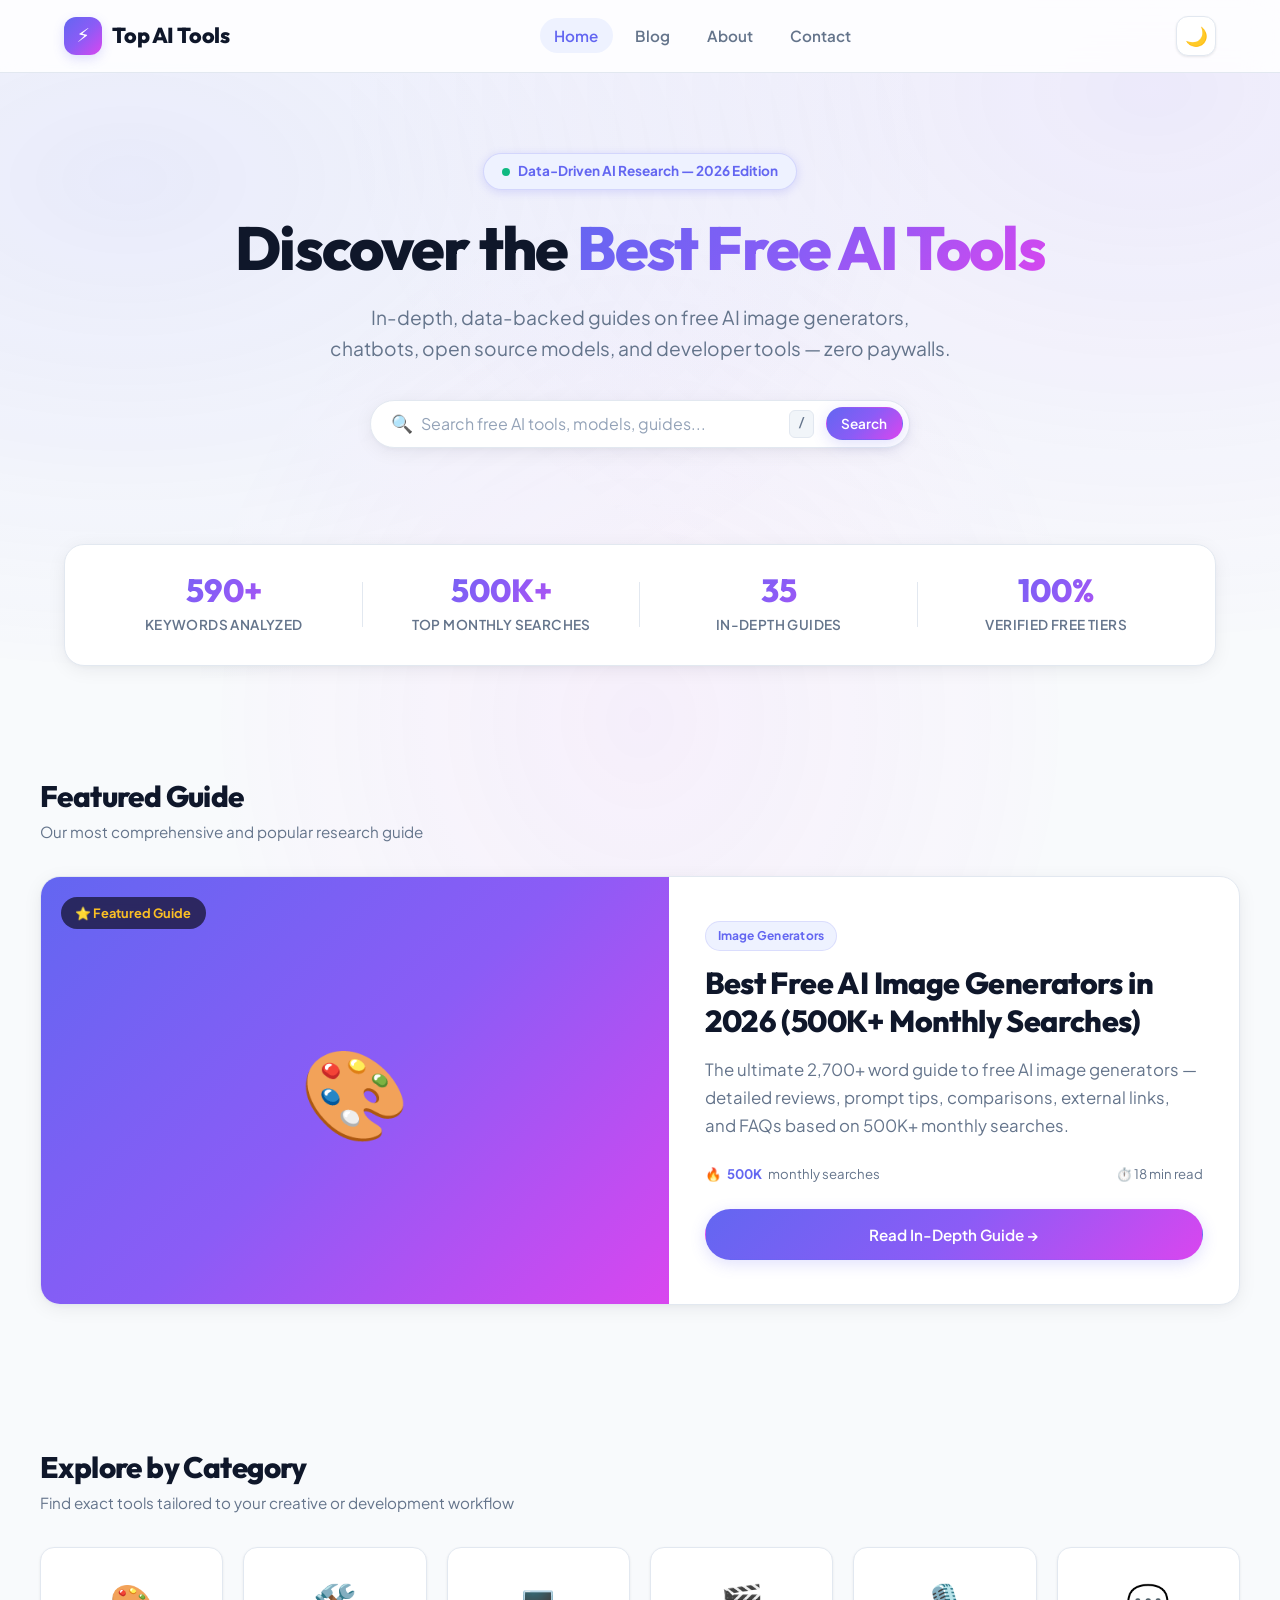
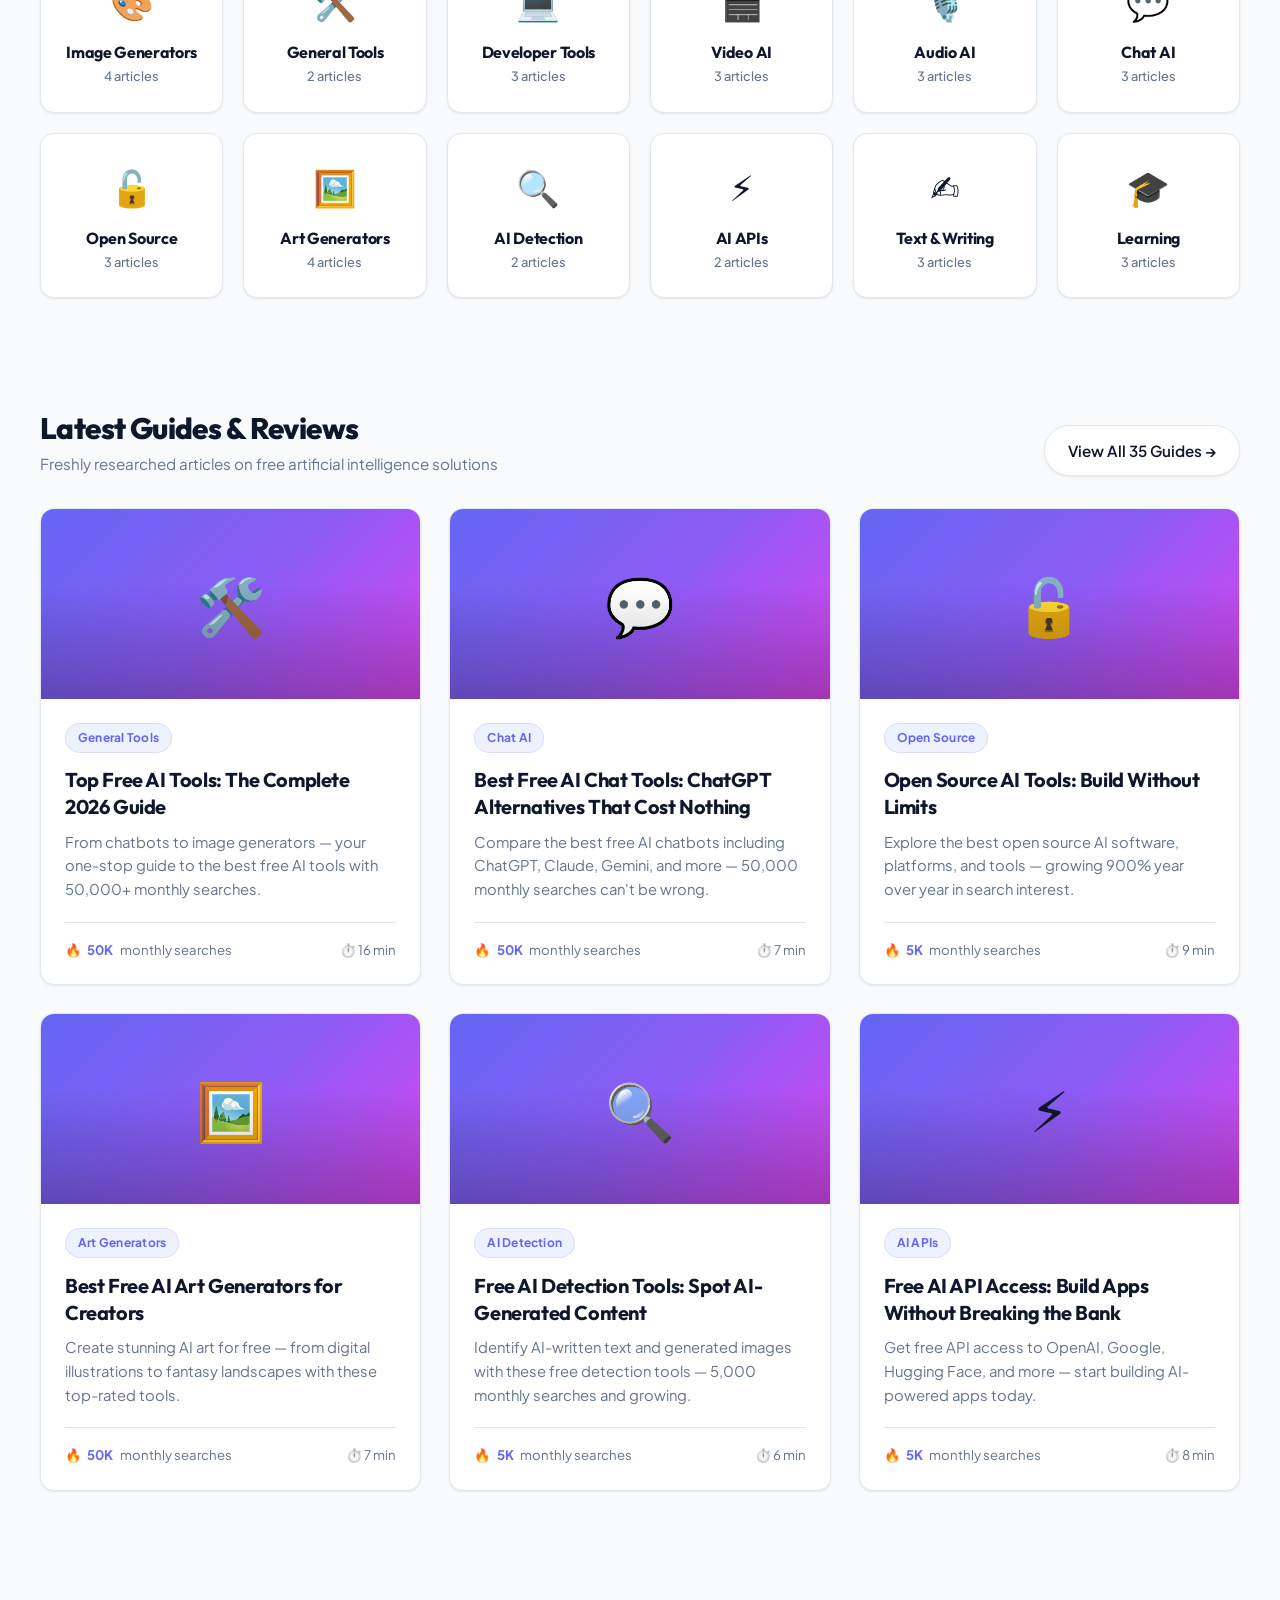
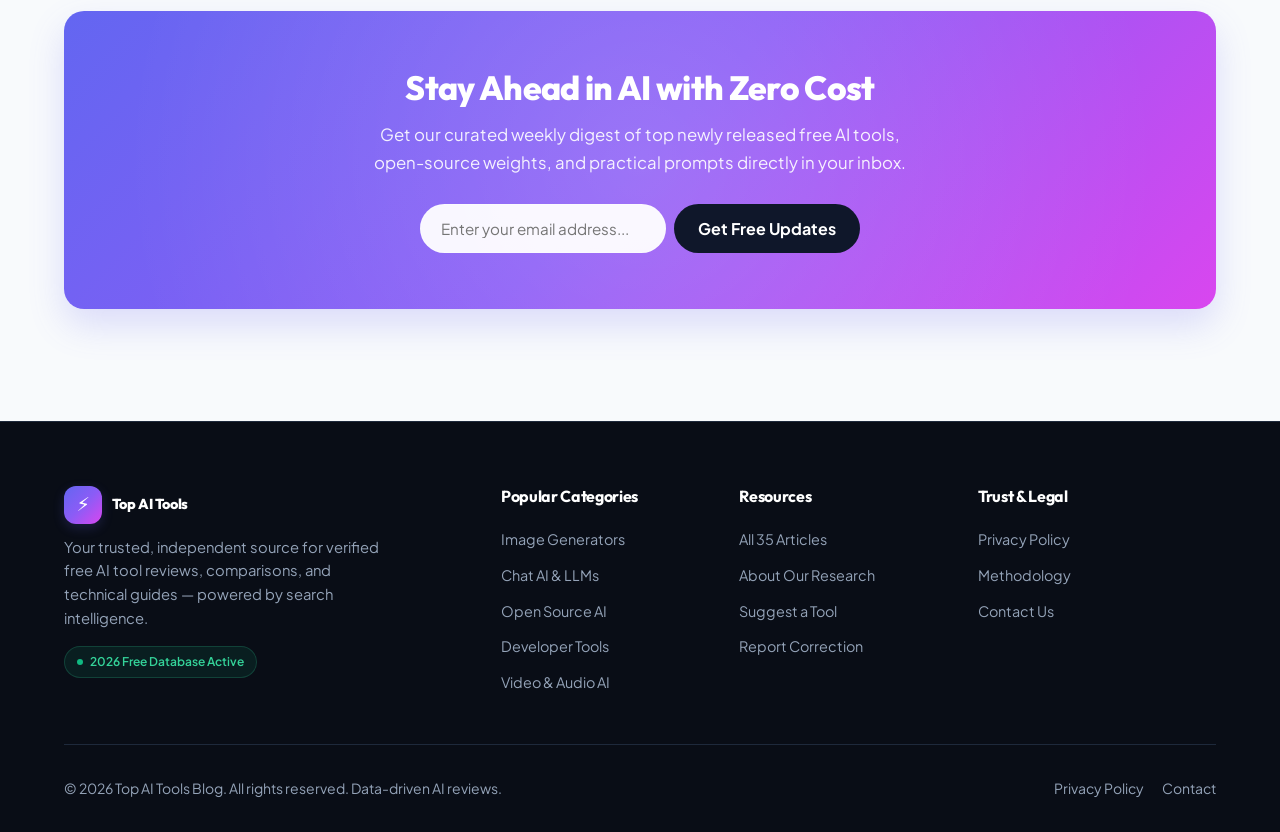
<file: index.html>
<!DOCTYPE html>
<html lang="en">
<head>
  <meta charset="UTF-8">
  <meta name="viewport" content="width=device-width, initial-scale=1.0">
  <meta name="description" content="Discover the best free AI tools in 2026 — expert guides on AI image generators, chatbots, art tools, open source AI.">
  <meta name="robots" content="index, follow, max-image-preview:large">
  <meta name="keywords" content="free ai tools, free ai image generator, best free ai tools, ai chat free, open source ai, free ai art generator">
  <meta name="author" content="Top AI Tools Blog">
  <meta property="og:title" content="Top AI Tools Blog — Best Free AI Tools & Generators 2026">
  <meta property="og:description" content="Expert guides on free AI image generators, chatbots, art tools, and open source AI.">
  <meta property="og:type" content="website">
  <meta property="og:url" content="https://topaitools.com/">
  <meta property="og:site_name" content="Top AI Tools Blog">
  <meta property="og:locale" content="en_US">
  <meta name="twitter:card" content="summary_large_image">
  <meta name="twitter:title" content="Top AI Tools Blog — Best Free AI Tools 2026">
  <meta name="twitter:description" content="Expert guides on free AI tools — image generators, chatbots, art tools, and more.">
  <meta name="theme-color" content="#6366f1">
  <meta name="google-site-verification" content="YgWPOOr8QtCD5xlljm0kDwNo_do_X-peH93Q3XmjKWI" />
  <link rel="canonical" href="https://topaitools.tech/">
  <title>Top AI Tools Blog — Best Free AI Tools & Generators 2026</title>

  <!-- Google Fonts: Plus Jakarta Sans, Outfit, JetBrains Mono -->
  <link rel="preconnect" href="https://fonts.googleapis.com">
  <link rel="preconnect" href="https://fonts.gstatic.com" crossorigin>
  <link href="https://fonts.googleapis.com/css2?family=Outfit:wght@400;500;600;700;800&family=Plus+Jakarta+Sans:ital,wght@0,400;0,500;0,600;0,700;1,400;1,500&family=JetBrains+Mono:wght@400;500;600&display=swap" rel="stylesheet">

  <link rel="stylesheet" href="css/style.css">
</head>
<body data-page="home">

  <header class="site-header">
    <div class="container header-inner">
      <a href="index.html" class="logo" aria-label="Top AI Tools Home">
        <span class="logo-icon" aria-hidden="true">⚡</span>
        Top AI Tools
      </a>
      
      <nav aria-label="Main navigation">
        <ul class="nav-links">
          <li><a href="index.html" class="active">Home</a></li>
          <li><a href="blog.html">Blog</a></li>
          <li><a href="about.html">About</a></li>
          <li><a href="contact.html">Contact</a></li>
        </ul>
      </nav>

      <div class="header-actions">
        <button class="theme-toggle" aria-label="Toggle theme" title="Toggle theme">🌙</button>
        <button class="menu-toggle" aria-label="Open menu" aria-expanded="false">☰</button>
      </div>
    </div>
  </header>

  <main>
    <section class="hero">
      <div class="container">
        <span class="hero-badge">
          <span class="pulse-dot" aria-hidden="true"></span>
          Data-Driven AI Research — 2026 Edition
        </span>
        <h1>Discover the <span>Best Free AI Tools</span></h1>
        <p>In-depth, data-backed guides on free AI image generators, chatbots, open source models, and developer tools — zero paywalls.</p>
        
        <div class="hero-search-wrapper">
          <form class="hero-search" role="search" onsubmit="return false">
            <span class="search-icon-left" aria-hidden="true">🔍</span>
            <input type="search" id="hero-search-input" placeholder="Search free AI tools, models, guides..." aria-label="Search free AI tools">
            <span class="search-shortcut-badge" title="Press / to focus">/</span>
            <button type="submit" class="btn btn-primary btn-sm">Search</button>
          </form>
        </div>
      </div>
    </section>

    <section class="container" aria-label="Site statistics">
      <div class="stats-bar">
        <div class="stat-item">
          <div class="stat-value">590+</div>
          <div class="stat-label">Keywords Analyzed</div>
        </div>
        <div class="stat-item">
          <div class="stat-value">500K+</div>
          <div class="stat-label">Top Monthly Searches</div>
        </div>
        <div class="stat-item">
          <div class="stat-value">35</div>
          <div class="stat-label">In-Depth Guides</div>
        </div>
        <div class="stat-item">
          <div class="stat-value">100%</div>
          <div class="stat-label">Verified Free Tiers</div>
        </div>
      </div>
    </section>

    <section class="section container" aria-labelledby="featured-heading">
      <div class="section-header">
        <div>
          <h2 id="featured-heading">Featured Guide</h2>
          <p class="section-subtitle">Our most comprehensive and popular research guide</p>
        </div>
      </div>
      <div id="featured-post"></div>
    </section>

    <section class="section container" aria-labelledby="categories-heading">
      <div class="section-header">
        <div>
          <h2 id="categories-heading">Explore by Category</h2>
          <p class="section-subtitle">Find exact tools tailored to your creative or development workflow</p>
        </div>
      </div>
      <div class="category-grid" id="category-grid"></div>
    </section>

    <section class="section container" aria-labelledby="latest-heading">
      <div class="section-header">
        <div>
          <h2 id="latest-heading">Latest Guides & Reviews</h2>
          <p class="section-subtitle">Freshly researched articles on free artificial intelligence solutions</p>
        </div>
        <a href="blog.html" class="btn btn-outline">View All 35 Guides →</a>
      </div>
      <div class="post-grid" id="recent-posts"></div>
    </section>

    <!-- Weekly AI Newsletter Banner -->
    <section class="container">
      <div class="newsletter-section">
        <div class="newsletter-content">
          <h2>Stay Ahead in AI with Zero Cost</h2>
          <p>Get our curated weekly digest of top newly released free AI tools, open-source weights, and practical prompts directly in your inbox.</p>
          <form class="newsletter-form">
            <input type="email" placeholder="Enter your email address..." required aria-label="Email address for newsletter">
            <button type="submit">Get Free Updates</button>
          </form>
        </div>
      </div>
    </section>
  </main>

  <footer class="site-footer">
    <div class="container">
      <div class="footer-grid">
        <div class="footer-brand">
          <a href="index.html" class="logo" style="color:white;margin-bottom:0.75rem">
            <span class="logo-icon" aria-hidden="true">⚡</span>
            Top AI Tools
          </a>
          <p>Your trusted, independent source for verified free AI tool reviews, comparisons, and technical guides — powered by search intelligence.</p>
          <div class="footer-status-pill">
            <span class="pulse-dot" style="width:6px;height:6px"></span>
            2026 Free Database Active
          </div>
        </div>
        <div>
          <h4>Popular Categories</h4>
          <ul>
            <li><a href="blog.html?category=Image%20Generators">Image Generators</a></li>
            <li><a href="blog.html?category=Chat%20AI">Chat AI & LLMs</a></li>
            <li><a href="blog.html?category=Open%20Source">Open Source AI</a></li>
            <li><a href="blog.html?category=Developer%20Tools">Developer Tools</a></li>
            <li><a href="blog.html?category=Video%20AI">Video & Audio AI</a></li>
          </ul>
        </div>
        <div>
          <h4>Resources</h4>
          <ul>
            <li><a href="blog.html">All 35 Articles</a></li>
            <li><a href="about.html">About Our Research</a></li>
            <li><a href="contact.html">Suggest a Tool</a></li>
            <li><a href="contact.html">Report Correction</a></li>
          </ul>
        </div>
        <div>
          <h4>Trust & Legal</h4>
          <ul>
            <li><a href="privacy.html">Privacy Policy</a></li>
            <li><a href="about.html#methodology">Methodology</a></li>
            <li><a href="contact.html">Contact Us</a></li>
          </ul>
        </div>
      </div>
      
      <div class="footer-bottom">
        <p>&copy; 2026 Top AI Tools Blog. All rights reserved. Data-driven AI reviews.</p>
        <div>
          <a href="privacy.html" style="margin-right:1rem">Privacy Policy</a>
          <a href="contact.html">Contact</a>
        </div>
      </div>
    </div>
  </footer>

  <script src="js/posts.js"></script>
  <script src="js/seo.js"></script>
  <script src="js/main.js"></script>
</body>
</html>
</file>
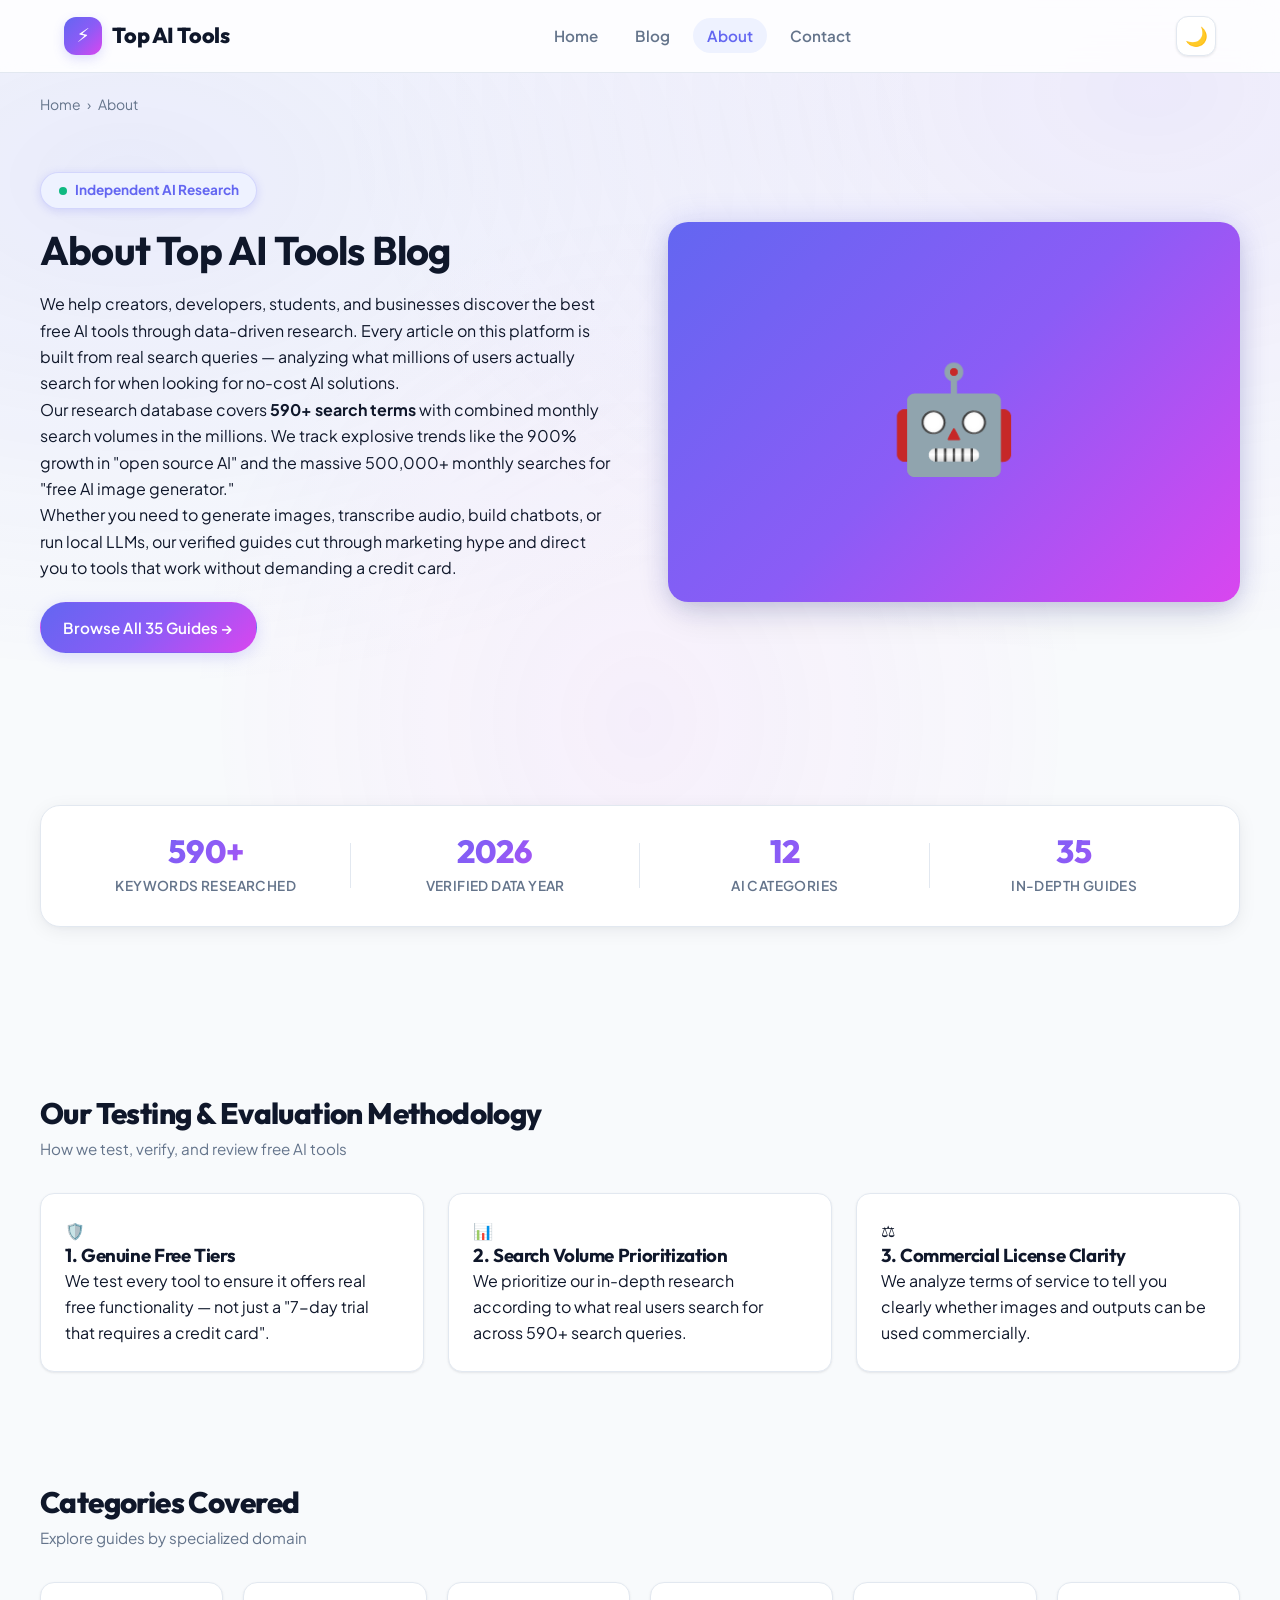
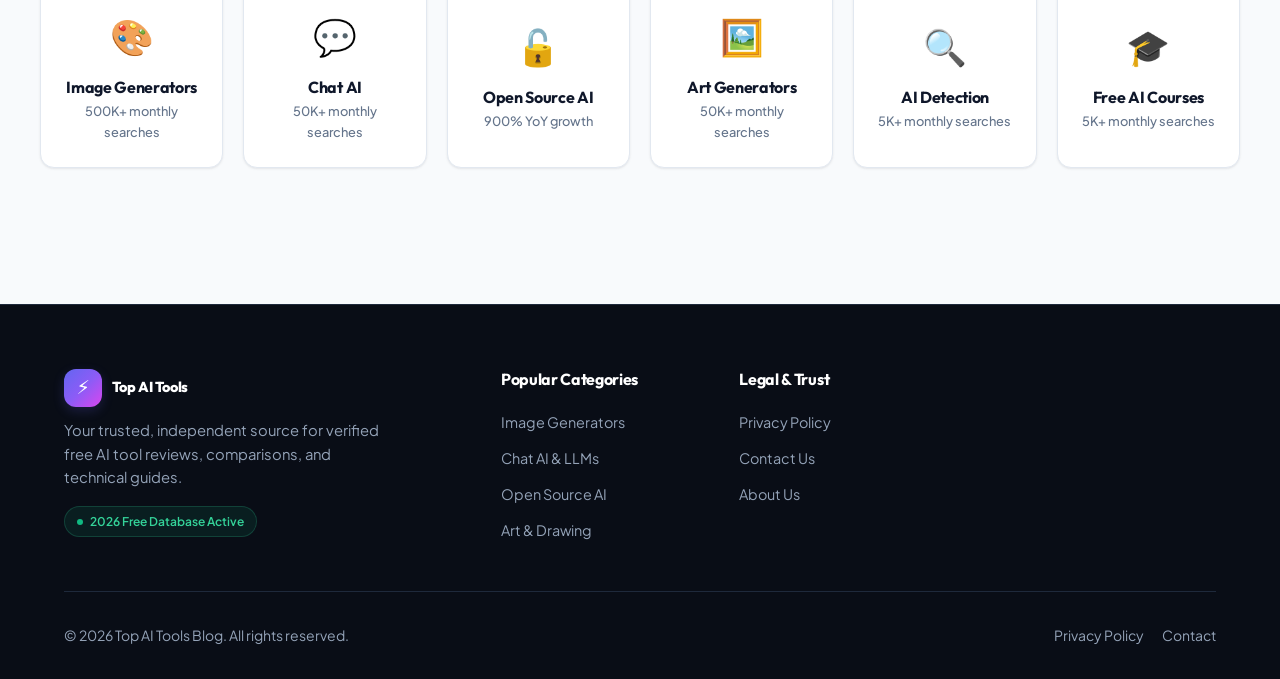
<file: about.html>
<!DOCTYPE html>
<html lang="en">
<head>
  <meta charset="UTF-8">
  <meta name="viewport" content="width=device-width, initial-scale=1.0">
  <meta name="description" content="About Top AI Tools Blog — data-driven reviews of free AI tools based on keyword research covering 590+ search terms and 9 categories.">
  <meta name="robots" content="index, follow">
  <meta name="keywords" content="about top ai tools, free ai tools reviews, ai tools blog">
  <meta property="og:title" content="About Us | Top AI Tools Blog">
  <meta property="og:description" content="Learn about our mission to help you discover the best free AI tools through data-driven research and expert guides.">
  <meta property="og:type" content="website">
  <meta property="og:url" content="https://topaitools.com/about.html">
  <meta name="twitter:card" content="summary">
  <link rel="canonical" href="https://topaitools.com/about.html">
  <title>About Us | Top AI Tools Blog</title>

  <!-- Google Fonts: Plus Jakarta Sans, Outfit, JetBrains Mono -->
  <link rel="preconnect" href="https://fonts.googleapis.com">
  <link rel="preconnect" href="https://fonts.gstatic.com" crossorigin>
  <link href="https://fonts.googleapis.com/css2?family=Outfit:wght@400;500;600;700;800&family=Plus+Jakarta+Sans:ital,wght@0,400;0,500;0,600;0,700;1,400;1,500&family=JetBrains+Mono:wght@400;500;600&display=swap" rel="stylesheet">

  <link rel="stylesheet" href="css/style.css">
</head>
<body data-page="about">

  <header class="site-header">
    <div class="container header-inner">
      <a href="index.html" class="logo" aria-label="Top AI Tools Home">
        <span class="logo-icon" aria-hidden="true">⚡</span>
        Top AI Tools
      </a>
      
      <nav aria-label="Main navigation">
        <ul class="nav-links">
          <li><a href="index.html">Home</a></li>
          <li><a href="blog.html">Blog</a></li>
          <li><a href="about.html" class="active">About</a></li>
          <li><a href="contact.html">Contact</a></li>
        </ul>
      </nav>

      <div class="header-actions">
        <button class="theme-toggle" aria-label="Toggle theme" title="Toggle theme">🌙</button>
        <button class="menu-toggle" aria-label="Open menu" aria-expanded="false">☰</button>
      </div>
    </div>
  </header>

  <main>
    <nav class="breadcrumb container" aria-label="Breadcrumb">
      <a href="index.html">Home</a> <span aria-hidden="true">›</span> <span>About</span>
    </nav>

    <section class="section container">
      <div class="about-grid">
        <div>
          <span class="hero-badge" style="margin-bottom:1rem">
            <span class="pulse-dot" aria-hidden="true"></span>
            Independent AI Research
          </span>
          <h1 style="font-size:2.5rem;margin-bottom:1rem">About Top AI Tools Blog</h1>
          <p>We help creators, developers, students, and businesses discover the best free AI tools through data-driven research. Every article on this platform is built from real search queries — analyzing what millions of users actually search for when looking for no-cost AI solutions.</p>
          <p>Our research database covers <strong>590+ search terms</strong> with combined monthly search volumes in the millions. We track explosive trends like the 900% growth in "open source AI" and the massive 500,000+ monthly searches for "free AI image generator."</p>
          <p>Whether you need to generate images, transcribe audio, build chatbots, or run local LLMs, our verified guides cut through marketing hype and direct you to tools that work without demanding a credit card.</p>
          <a href="blog.html" class="btn btn-primary" style="margin-top:1.25rem">Browse All 35 Guides →</a>
        </div>
        <div class="about-visual" aria-hidden="true">🤖</div>
      </div>
    </section>

    <section class="section container" aria-label="Research statistics">
      <div class="stats-bar">
        <div class="stat-item">
          <div class="stat-value">590+</div>
          <div class="stat-label">Keywords Researched</div>
        </div>
        <div class="stat-item">
          <div class="stat-value">2026</div>
          <div class="stat-label">Verified Data Year</div>
        </div>
        <div class="stat-item">
          <div class="stat-value">12</div>
          <div class="stat-label">AI Categories</div>
        </div>
        <div class="stat-item">
          <div class="stat-value">35</div>
          <div class="stat-label">In-Depth Guides</div>
        </div>
      </div>
    </section>

    <section class="section container" id="methodology" aria-labelledby="methodology-heading">
      <div class="section-header">
        <div>
          <h2 id="methodology-heading">Our Testing & Evaluation Methodology</h2>
          <p class="section-subtitle">How we test, verify, and review free AI tools</p>
        </div>
      </div>

      <div style="display:grid;grid-template-columns:repeat(auto-fit, minmax(280px, 1fr));gap:1.5rem">
        <div class="contact-card">
          <div class="contact-icon">🛡️</div>
          <h3>1. Genuine Free Tiers</h3>
          <p>We test every tool to ensure it offers real free functionality — not just a "7-day trial that requires a credit card".</p>
        </div>
        <div class="contact-card">
          <div class="contact-icon">📊</div>
          <h3>2. Search Volume Prioritization</h3>
          <p>We prioritize our in-depth research according to what real users search for across 590+ search queries.</p>
        </div>
        <div class="contact-card">
          <div class="contact-icon">⚖️</div>
          <h3>3. Commercial License Clarity</h3>
          <p>We analyze terms of service to tell you clearly whether images and outputs can be used commercially.</p>
        </div>
      </div>
    </section>

    <section class="section container" aria-labelledby="coverage-heading">
      <div class="section-header">
        <div>
          <h2 id="coverage-heading">Categories Covered</h2>
          <p class="section-subtitle">Explore guides by specialized domain</p>
        </div>
      </div>
      <div class="category-grid">
        <a href="blog.html?category=Image%20Generators" class="category-card">
          <div class="category-icon" aria-hidden="true">🎨</div>
          <h3>Image Generators</h3>
          <span>500K+ monthly searches</span>
        </a>
        <a href="blog.html?category=Chat%20AI" class="category-card">
          <div class="category-icon" aria-hidden="true">💬</div>
          <h3>Chat AI</h3>
          <span>50K+ monthly searches</span>
        </a>
        <a href="blog.html?category=Open%20Source" class="category-card">
          <div class="category-icon" aria-hidden="true">🔓</div>
          <h3>Open Source AI</h3>
          <span>900% YoY growth</span>
        </a>
        <a href="blog.html?category=Art%20Generators" class="category-card">
          <div class="category-icon" aria-hidden="true">🖼️</div>
          <h3>Art Generators</h3>
          <span>50K+ monthly searches</span>
        </a>
        <a href="blog.html?category=AI%20Detection" class="category-card">
          <div class="category-icon" aria-hidden="true">🔍</div>
          <h3>AI Detection</h3>
          <span>5K+ monthly searches</span>
        </a>
        <a href="blog.html?category=Learning" class="category-card">
          <div class="category-icon" aria-hidden="true">🎓</div>
          <h3>Free AI Courses</h3>
          <span>5K+ monthly searches</span>
        </a>
      </div>
    </section>
  </main>

  <footer class="site-footer">
    <div class="container">
      <div class="footer-grid">
        <div class="footer-brand">
          <a href="index.html" class="logo" style="color:white;margin-bottom:0.75rem">
            <span class="logo-icon" aria-hidden="true">⚡</span>
            Top AI Tools
          </a>
          <p>Your trusted, independent source for verified free AI tool reviews, comparisons, and technical guides.</p>
          <div class="footer-status-pill">
            <span class="pulse-dot" style="width:6px;height:6px"></span>
            2026 Free Database Active
          </div>
        </div>
        <div>
          <h4>Popular Categories</h4>
          <ul>
            <li><a href="blog.html?category=Image%20Generators">Image Generators</a></li>
            <li><a href="blog.html?category=Chat%20AI">Chat AI & LLMs</a></li>
            <li><a href="blog.html?category=Open%20Source">Open Source AI</a></li>
            <li><a href="blog.html?category=Art%20Generators">Art & Drawing</a></li>
          </ul>
        </div>
        <div>
          <h4>Legal & Trust</h4>
          <ul>
            <li><a href="privacy.html">Privacy Policy</a></li>
            <li><a href="contact.html">Contact Us</a></li>
            <li><a href="about.html">About Us</a></li>
          </ul>
        </div>
      </div>
      <div class="footer-bottom">
        <p>&copy; 2026 Top AI Tools Blog. All rights reserved.</p>
        <div>
          <a href="privacy.html" style="margin-right:1rem">Privacy Policy</a>
          <a href="contact.html">Contact</a>
        </div>
      </div>
    </div>
  </footer>

  <script src="js/posts.js"></script>
  <script src="js/seo.js"></script>
  <script src="js/main.js"></script>
</body>
</html>
</file>
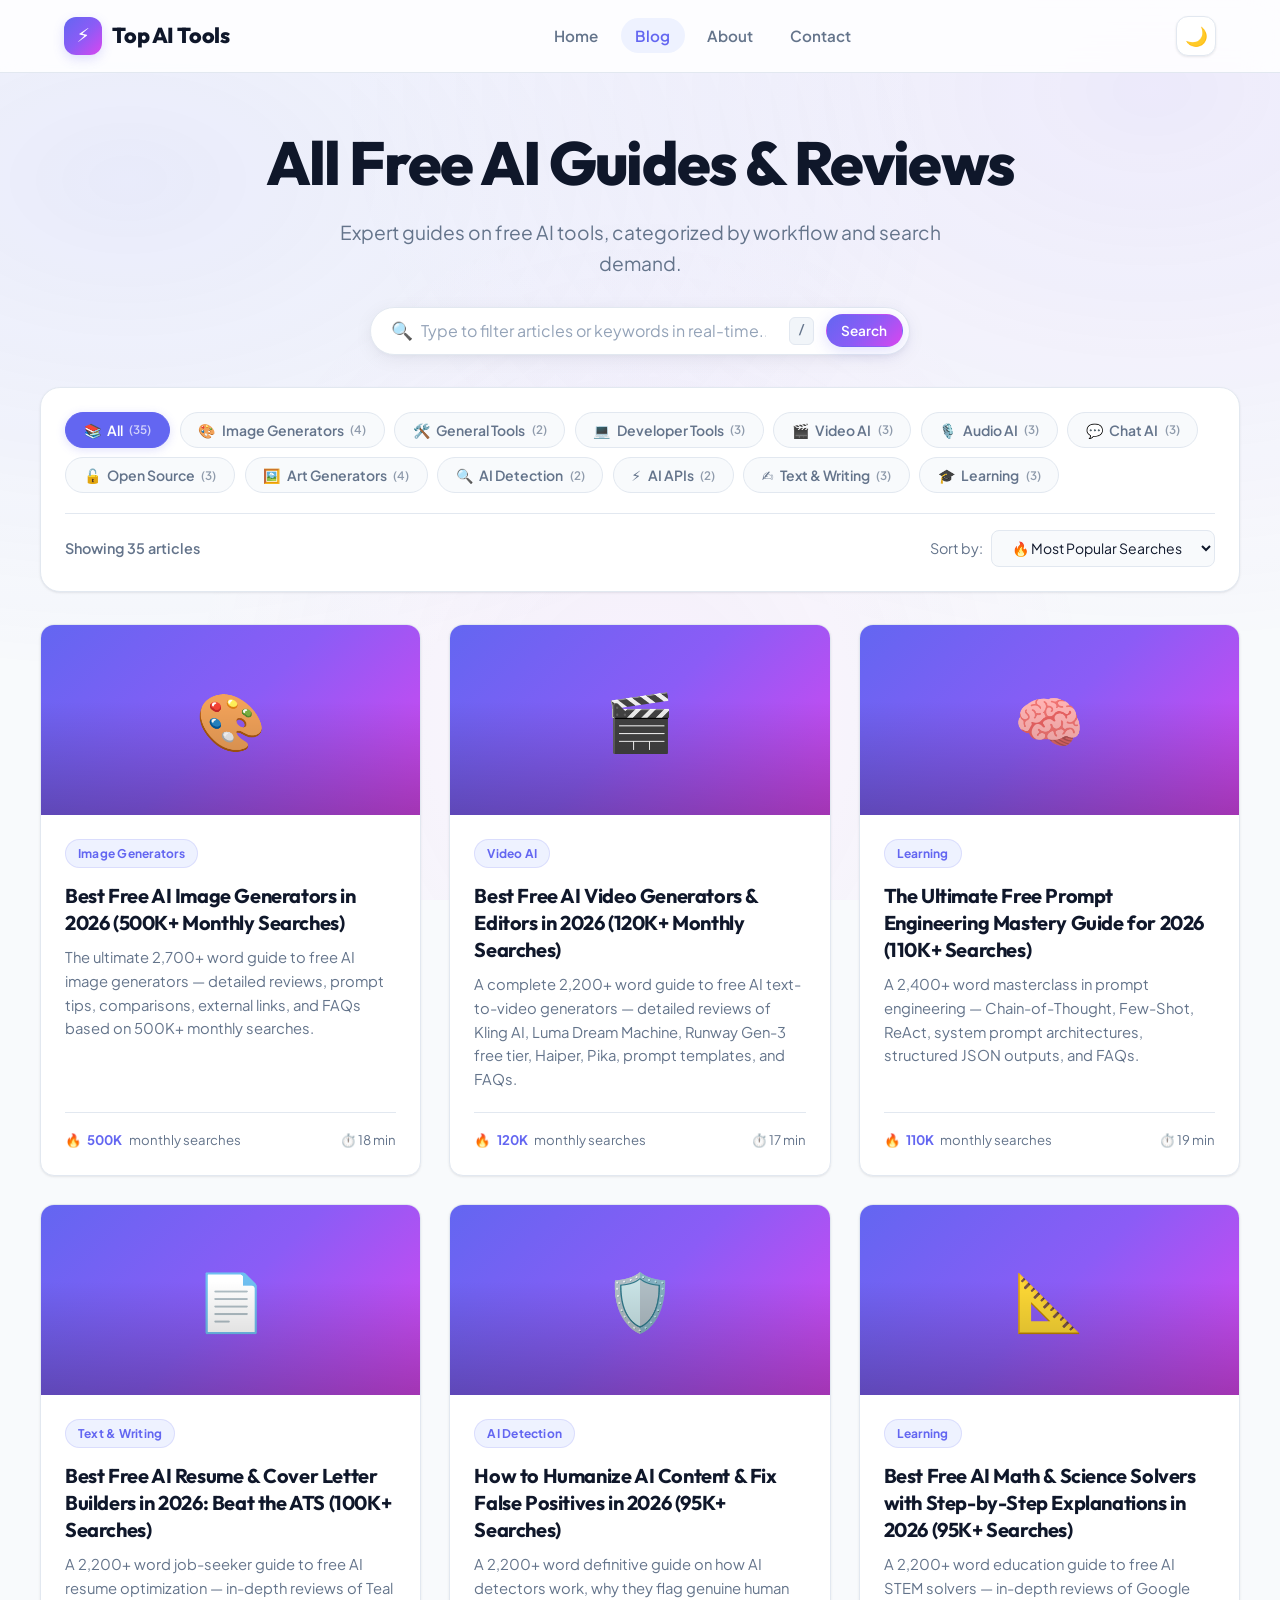
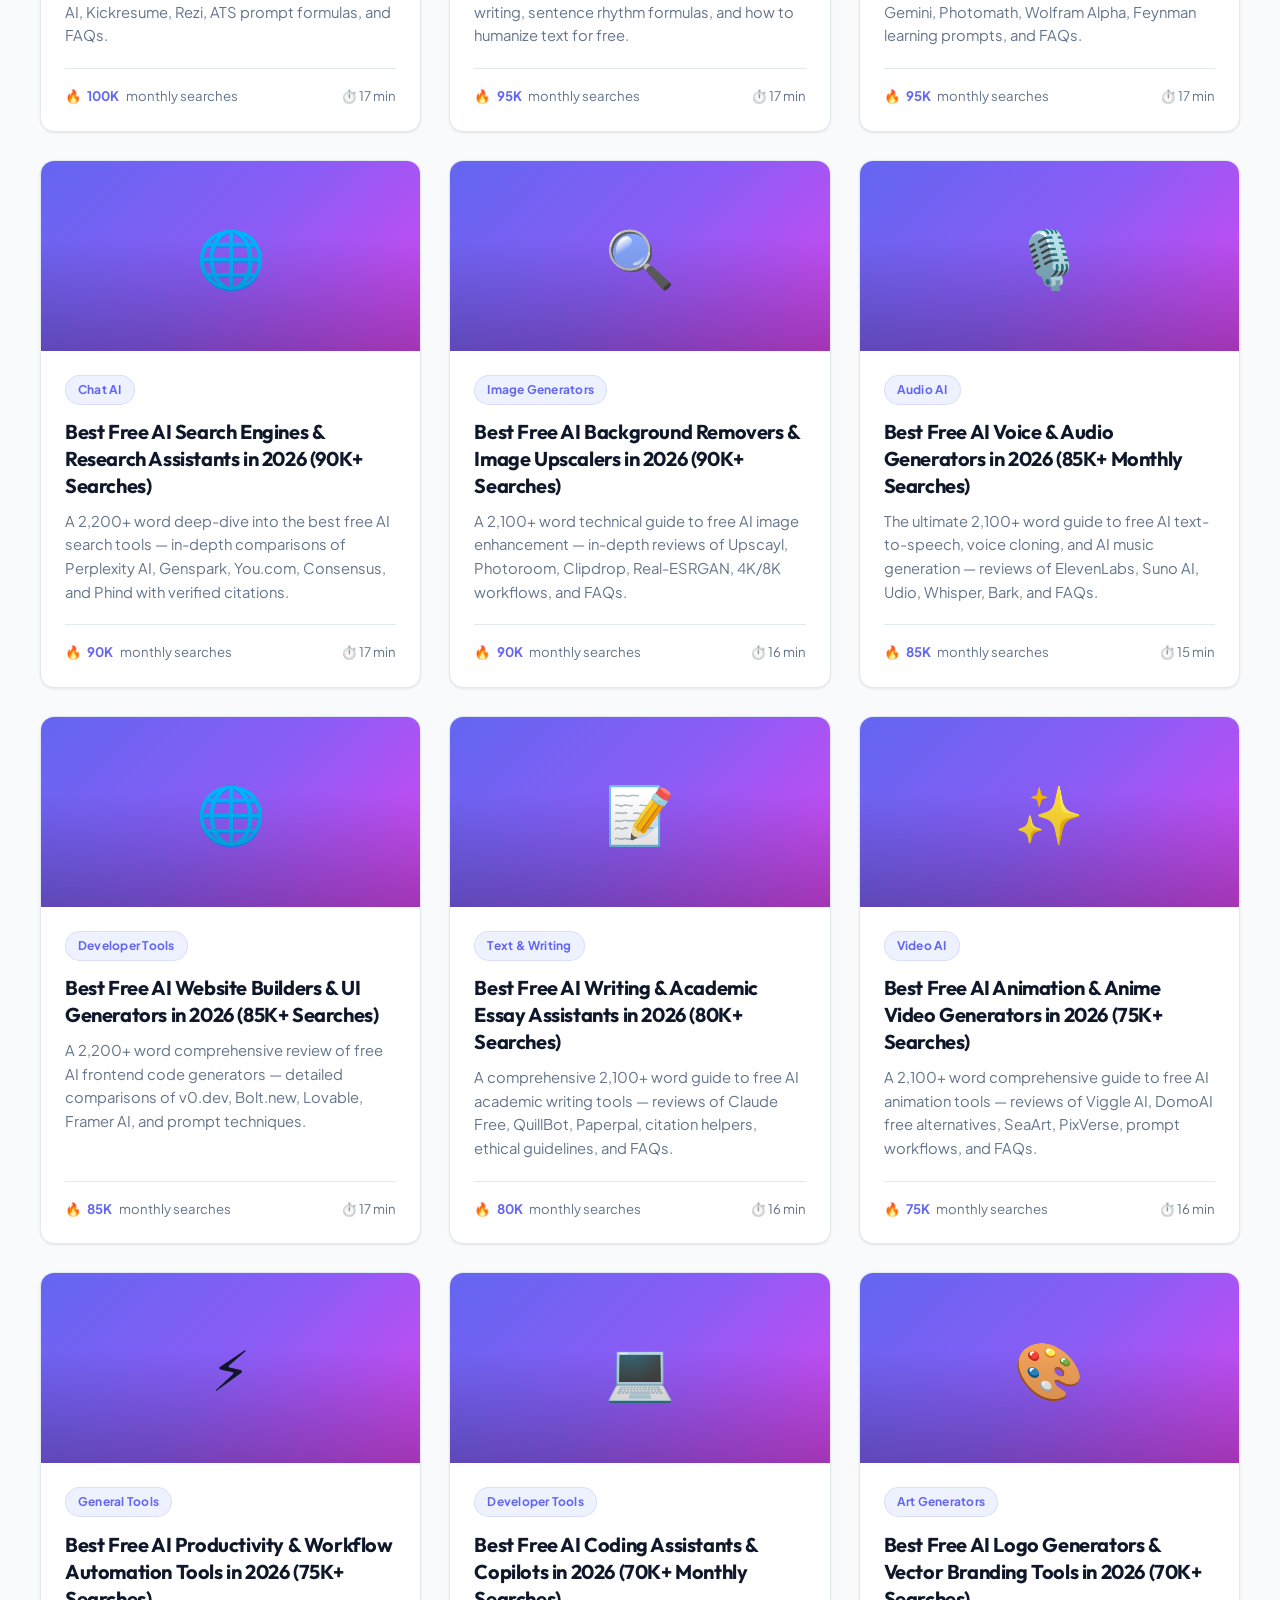
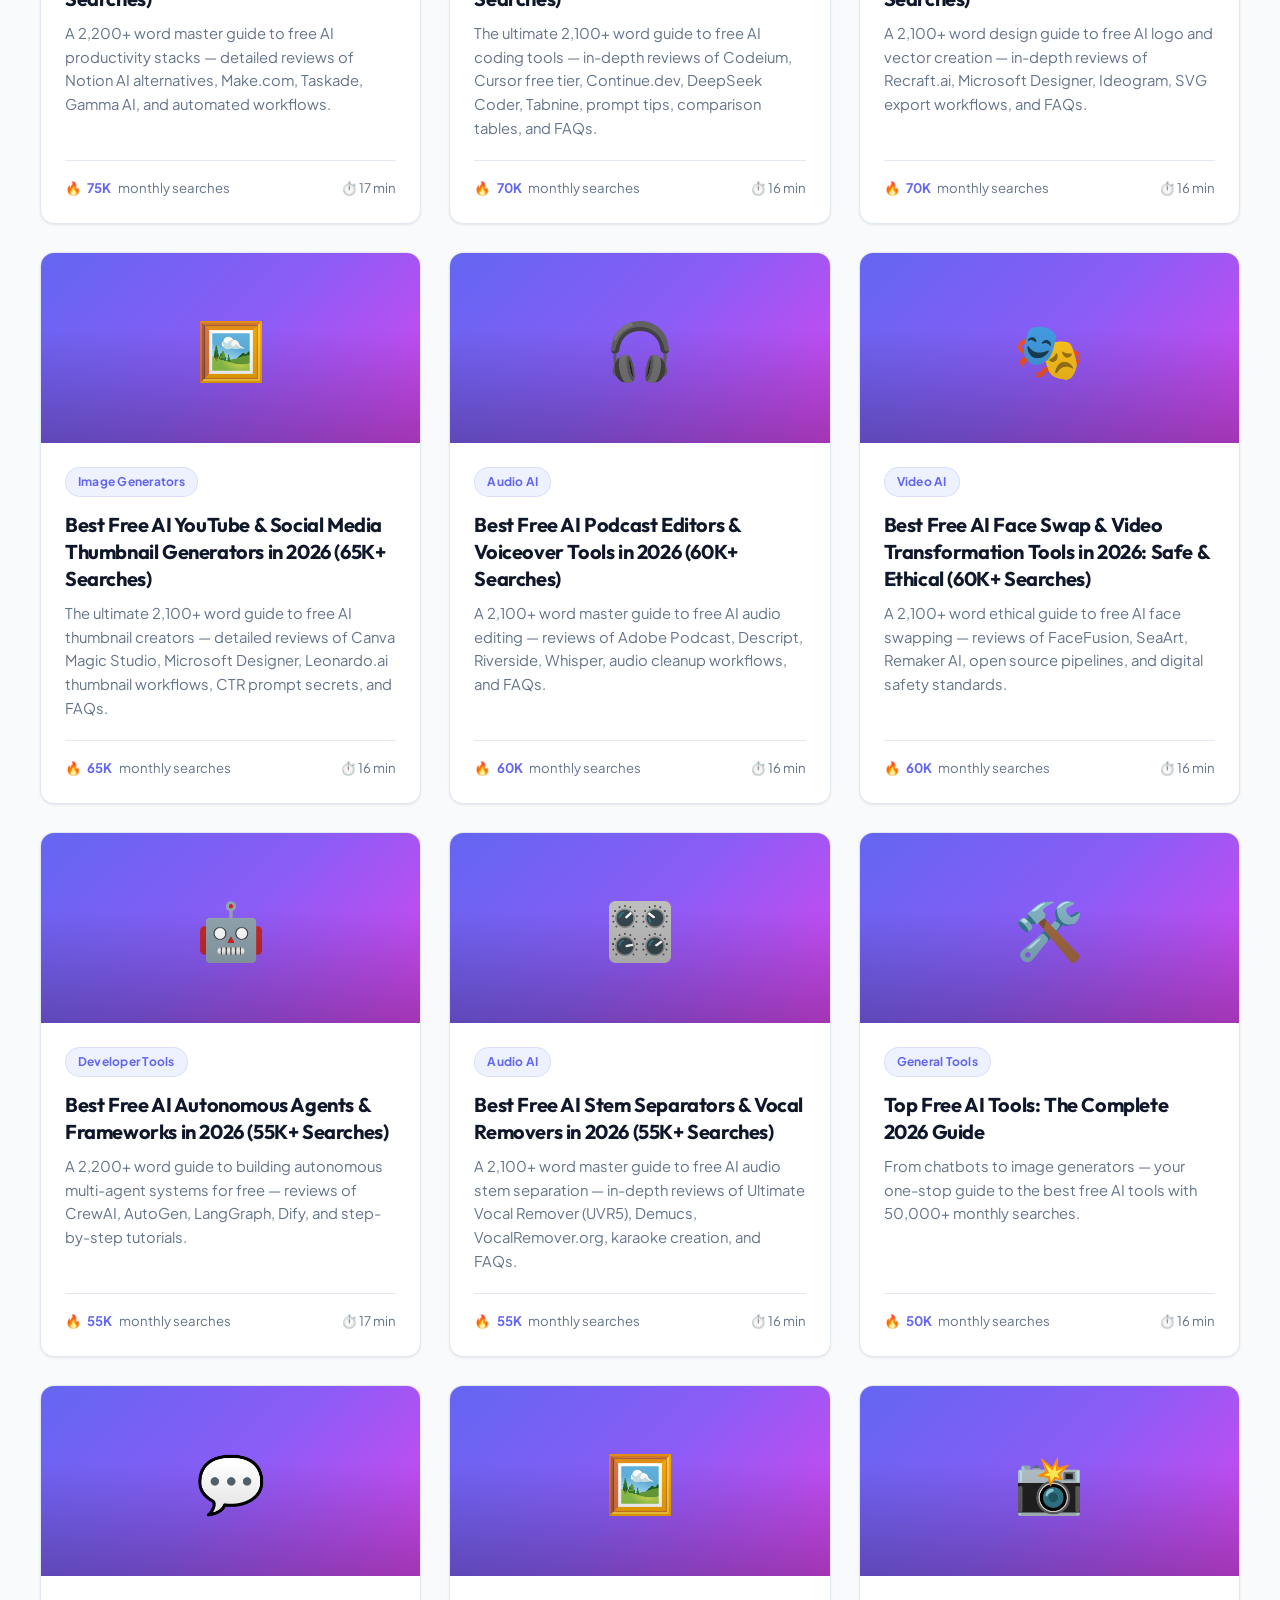
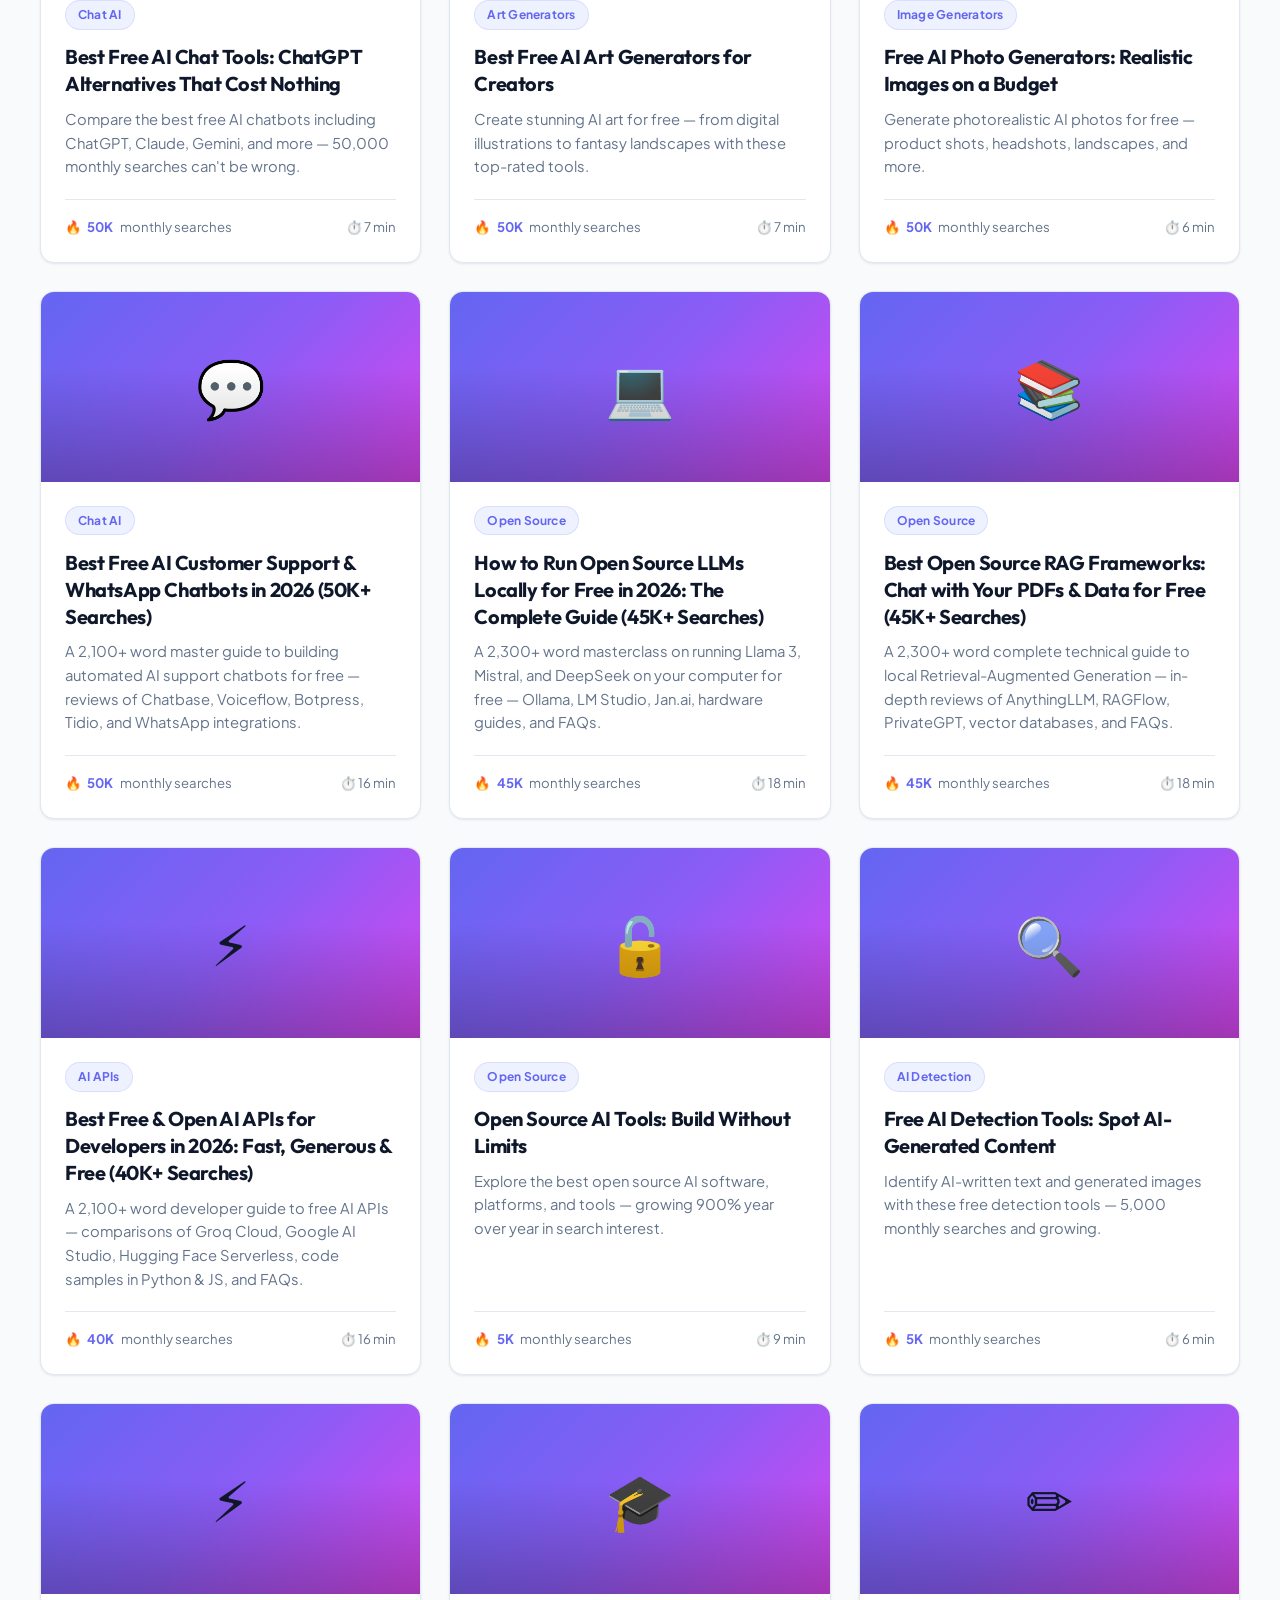
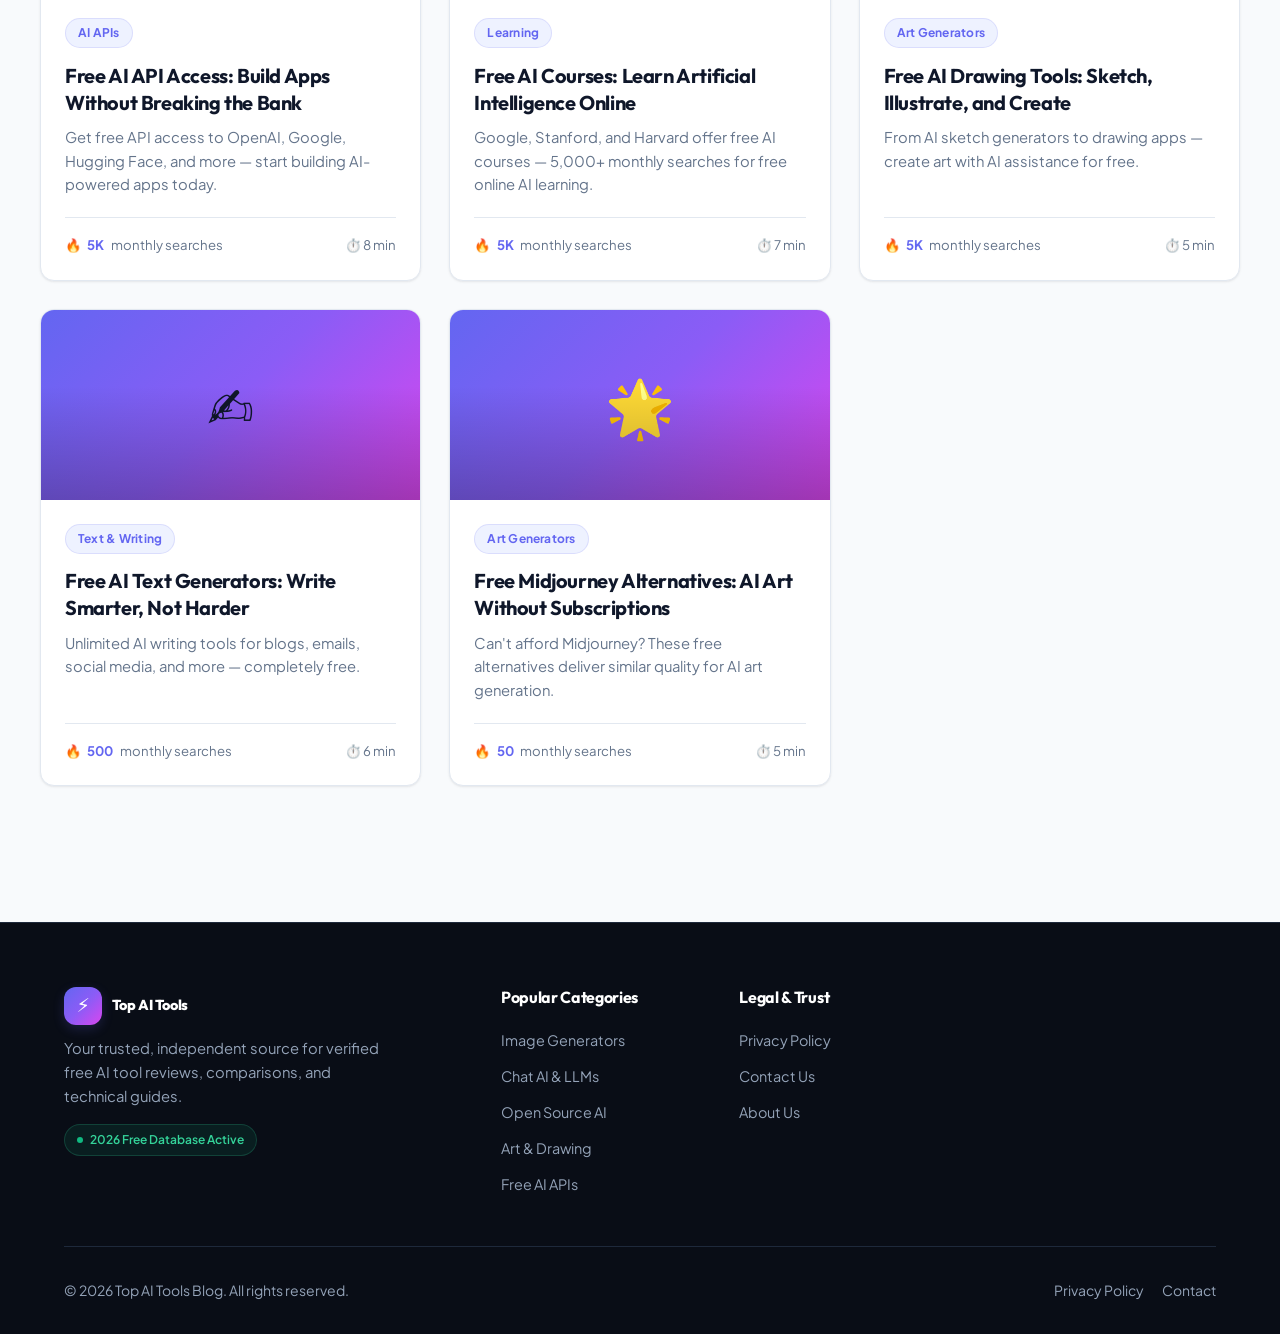
<file: blog.html>
<!DOCTYPE html>
<html lang="en">
<head>
  <meta charset="UTF-8">
  <meta name="viewport" content="width=device-width, initial-scale=1.0">
  <meta name="description" content="Browse all free AI tool guides — image generators, chatbots, art tools, AI APIs, detection tools, and open source AI. Filter by category or search 12 expert articles.">
  <meta name="robots" content="index, follow, max-image-preview:large">
  <meta name="keywords" content="free ai tools blog, ai tools articles, free ai image generator guide, best free ai tools list">
  <meta property="og:title" content="Blog — Free AI Tools Guides & Reviews | Top AI Tools">
  <meta property="og:description" content="Browse expert guides on free AI tools. Filter by category or search across 12 in-depth articles.">
  <meta property="og:type" content="website">
  <meta property="og:url" content="https://topaitools.com/blog.html">
  <meta name="twitter:card" content="summary">
  <meta name="twitter:title" content="Blog — Top AI Tools">
  <link rel="canonical" href="https://topaitools.com/blog.html">
  <title>Blog — Free AI Tools Guides & Reviews | Top AI Tools</title>

  <!-- Google Fonts: Plus Jakarta Sans, Outfit, JetBrains Mono -->
  <link rel="preconnect" href="https://fonts.googleapis.com">
  <link rel="preconnect" href="https://fonts.gstatic.com" crossorigin>
  <link href="https://fonts.googleapis.com/css2?family=Outfit:wght@400;500;600;700;800&family=Plus+Jakarta+Sans:ital,wght@0,400;0,500;0,600;0,700;1,400;1,500&family=JetBrains+Mono:wght@400;500;600&display=swap" rel="stylesheet">

  <link rel="stylesheet" href="css/style.css">
</head>
<body data-page="blog">

  <header class="site-header">
    <div class="container header-inner">
      <a href="index.html" class="logo" aria-label="Top AI Tools Home">
        <span class="logo-icon" aria-hidden="true">⚡</span>
        Top AI Tools
      </a>
      
      <nav aria-label="Main navigation">
        <ul class="nav-links">
          <li><a href="index.html">Home</a></li>
          <li><a href="blog.html" class="active">Blog</a></li>
          <li><a href="about.html">About</a></li>
          <li><a href="contact.html">Contact</a></li>
        </ul>
      </nav>

      <div class="header-actions">
        <button class="theme-toggle" aria-label="Toggle theme" title="Toggle theme">🌙</button>
        <button class="menu-toggle" aria-label="Open menu" aria-expanded="false">☰</button>
      </div>
    </div>
  </header>

  <main>
    <section class="hero" style="padding: 3.5rem 0 2rem">
      <div class="container">
        <h1>All Free AI Guides & Reviews</h1>
        <p style="margin-bottom:1.75rem">Expert guides on free AI tools, categorized by workflow and search demand.</p>
        
        <div class="hero-search-wrapper">
          <form class="hero-search" role="search" onsubmit="return false">
            <span class="search-icon-left" aria-hidden="true">🔍</span>
            <input type="search" id="blog-search" placeholder="Type to filter articles or keywords in real-time..." aria-label="Search articles">
            <span class="search-shortcut-badge" title="Press / to focus">/</span>
            <button type="submit" class="btn btn-primary btn-sm">Search</button>
          </form>
        </div>
      </div>
    </section>

    <section class="section container" style="padding-top:0" aria-label="Blog articles">
      <div class="blog-controls-wrapper">
        <div class="filters" id="filters" role="group" aria-label="Filter by category"></div>
        
        <div class="blog-meta-bar">
          <div id="results-count" style="font-weight:600">Showing 35 articles</div>
          
          <div class="sort-wrapper">
            <label for="sort-select">Sort by:</label>
            <select id="sort-select" class="sort-select" aria-label="Sort articles">
              <option value="searches">🔥 Most Popular Searches</option>
              <option value="title">🔤 Alphabetical (A to Z)</option>
              <option value="readtime">⏱️ Quickest Read</option>
            </select>
          </div>
        </div>
      </div>

      <div class="post-grid" id="all-posts"></div>
    </section>
  </main>

  <footer class="site-footer">
    <div class="container">
      <div class="footer-grid">
        <div class="footer-brand">
          <a href="index.html" class="logo" style="color:white;margin-bottom:0.75rem">
            <span class="logo-icon" aria-hidden="true">⚡</span>
            Top AI Tools
          </a>
          <p>Your trusted, independent source for verified free AI tool reviews, comparisons, and technical guides.</p>
          <div class="footer-status-pill">
            <span class="pulse-dot" style="width:6px;height:6px"></span>
            2026 Free Database Active
          </div>
        </div>
        <div>
          <h4>Popular Categories</h4>
          <ul>
            <li><a href="blog.html?category=Image%20Generators">Image Generators</a></li>
            <li><a href="blog.html?category=Chat%20AI">Chat AI & LLMs</a></li>
            <li><a href="blog.html?category=Open%20Source">Open Source AI</a></li>
            <li><a href="blog.html?category=Art%20Generators">Art & Drawing</a></li>
            <li><a href="blog.html?category=AI%20APIs">Free AI APIs</a></li>
          </ul>
        </div>
        <div>
          <h4>Legal & Trust</h4>
          <ul>
            <li><a href="privacy.html">Privacy Policy</a></li>
            <li><a href="contact.html">Contact Us</a></li>
            <li><a href="about.html">About Us</a></li>
          </ul>
        </div>
      </div>
      
      <div class="footer-bottom">
        <p>&copy; 2026 Top AI Tools Blog. All rights reserved.</p>
        <div>
          <a href="privacy.html" style="margin-right:1rem">Privacy Policy</a>
          <a href="contact.html">Contact</a>
        </div>
      </div>
    </div>
  </footer>

  <script src="js/posts.js"></script>
  <script src="js/seo.js"></script>
  <script src="js/main.js"></script>
</body>
</html>
</file>
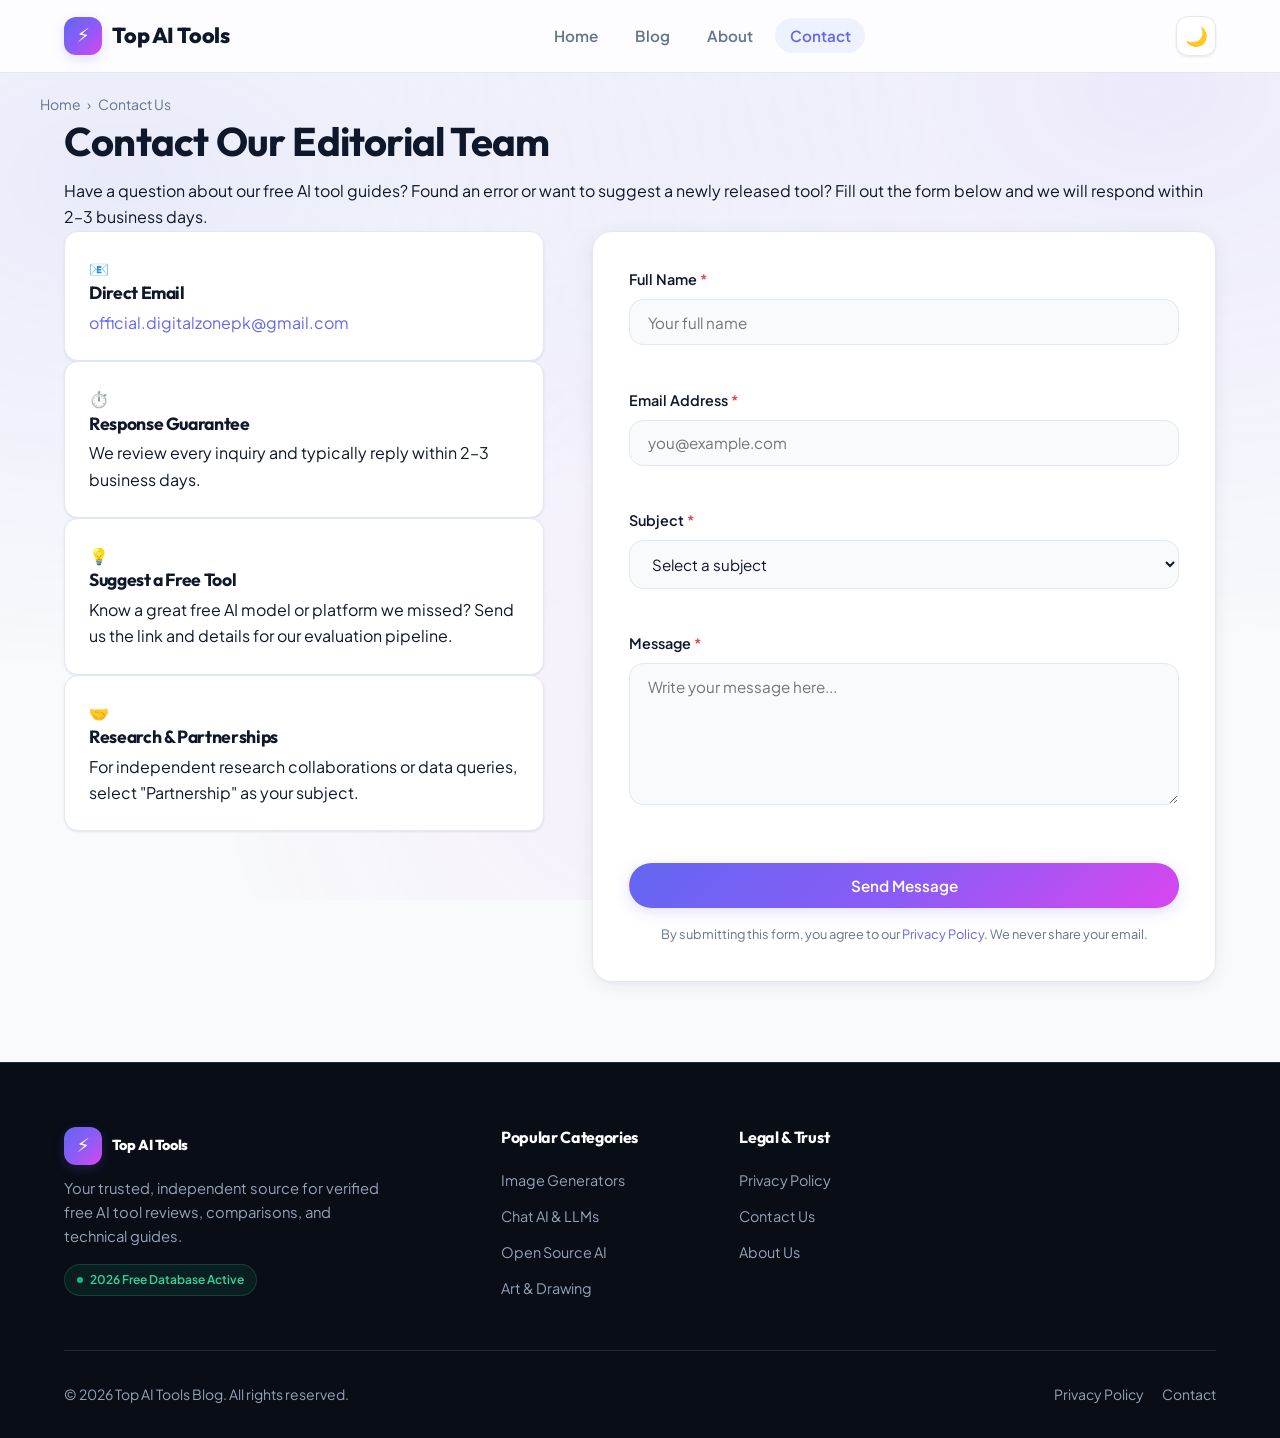
<file: contact.html>
<!DOCTYPE html>
<html lang="en">
<head>
  <meta charset="UTF-8">
  <meta name="viewport" content="width=device-width, initial-scale=1.0">
  <meta name="description" content="Contact Top AI Tools Blog. Send us your questions, feedback, partnership inquiries, or corrections about free AI tool guides and reviews.">
  <meta name="robots" content="index, follow">
  <meta name="keywords" content="contact top ai tools, contact us, ai tools blog, feedback">
  <meta property="og:title" content="Contact Us | Top AI Tools Blog">
  <meta property="og:description" content="Get in touch with the Top AI Tools Blog team. We welcome questions, feedback, and partnership inquiries.">
  <meta property="og:type" content="website">
  <meta property="og:url" content="https://topaitools.com/contact.html">
  <meta name="twitter:card" content="summary">
  <meta name="twitter:title" content="Contact Us | Top AI Tools Blog">
  <link rel="canonical" href="https://topaitools.com/contact.html">
  <title>Contact Us | Top AI Tools Blog</title>

  <!-- Google Fonts: Plus Jakarta Sans, Outfit, JetBrains Mono -->
  <link rel="preconnect" href="https://fonts.googleapis.com">
  <link rel="preconnect" href="https://fonts.gstatic.com" crossorigin>
  <link href="https://fonts.googleapis.com/css2?family=Outfit:wght@400;500;600;700;800&family=Plus+Jakarta+Sans:ital,wght@0,400;0,500;0,600;0,700;1,400;1,500&family=JetBrains+Mono:wght@400;500;600&display=swap" rel="stylesheet">

  <link rel="stylesheet" href="css/style.css">
</head>
<body data-page="contact">

  <header class="site-header">
    <div class="container header-inner">
      <a href="index.html" class="logo" aria-label="Top AI Tools Home">
        <span class="logo-icon" aria-hidden="true">⚡</span>
        Top AI Tools
      </a>
      
      <nav aria-label="Main navigation">
        <ul class="nav-links">
          <li><a href="index.html">Home</a></li>
          <li><a href="blog.html">Blog</a></li>
          <li><a href="about.html">About</a></li>
          <li><a href="contact.html" class="active">Contact</a></li>
        </ul>
      </nav>

      <div class="header-actions">
        <button class="theme-toggle" aria-label="Toggle theme" title="Toggle theme">🌙</button>
        <button class="menu-toggle" aria-label="Open menu" aria-expanded="false">☰</button>
      </div>
    </div>
  </header>

  <main>
    <nav class="breadcrumb container" aria-label="Breadcrumb">
      <a href="index.html">Home</a> <span aria-hidden="true">›</span> <span>Contact Us</span>
    </nav>

    <section class="contact-section container">
      <header class="contact-header">
        <h1 style="font-size:2.5rem;margin-bottom:0.75rem">Contact Our Editorial Team</h1>
        <p>Have a question about our free AI tool guides? Found an error or want to suggest a newly released tool? Fill out the form below and we will respond within 2–3 business days.</p>
      </header>

      <div class="contact-grid">
        <div class="contact-info">
          <div class="contact-card">
            <div class="contact-icon" aria-hidden="true">📧</div>
            <h2>Direct Email</h2>
            <p><a href="mailto:official.digitalzonepk@gmail.com">official.digitalzonepk@gmail.com</a></p>
          </div>
          <div class="contact-card">
            <div class="contact-icon" aria-hidden="true">⏱️</div>
            <h2>Response Guarantee</h2>
            <p>We review every inquiry and typically reply within 2–3 business days.</p>
          </div>
          <div class="contact-card">
            <div class="contact-icon" aria-hidden="true">💡</div>
            <h2>Suggest a Free Tool</h2>
            <p>Know a great free AI model or platform we missed? Send us the link and details for our evaluation pipeline.</p>
          </div>
          <div class="contact-card">
            <div class="contact-icon" aria-hidden="true">🤝</div>
            <h2>Research & Partnerships</h2>
            <p>For independent research collaborations or data queries, select "Partnership" as your subject.</p>
          </div>
        </div>

        <form class="contact-form" id="contact-form" novalidate>
          <div class="form-group">
            <label for="name">Full Name <span class="required">*</span></label>
            <input type="text" id="name" name="name" required autocomplete="name" placeholder="Your full name">
            <span class="form-error" id="name-error"></span>
          </div>

          <div class="form-group">
            <label for="email">Email Address <span class="required">*</span></label>
            <input type="email" id="email" name="email" required autocomplete="email" placeholder="you@example.com">
            <span class="form-error" id="email-error"></span>
          </div>

          <div class="form-group">
            <label for="subject">Subject <span class="required">*</span></label>
            <select id="subject" name="subject" required>
              <option value="">Select a subject</option>
              <option value="general">General Question</option>
              <option value="feedback">Feedback or Suggestion</option>
              <option value="tool">Suggest a Free AI Tool</option>
              <option value="correction">Report an Error or Outdated Tier</option>
              <option value="partnership">Partnership or Research Inquiry</option>
              <option value="privacy">Privacy Request</option>
            </select>
            <span class="form-error" id="subject-error"></span>
          </div>

          <div class="form-group">
            <label for="message">Message <span class="required">*</span></label>
            <textarea id="message" name="message" rows="6" required placeholder="Write your message here..."></textarea>
            <span class="form-error" id="message-error"></span>
          </div>

          <button type="submit" class="btn btn-primary btn-full">Send Message</button>

          <p class="form-note">By submitting this form, you agree to our <a href="privacy.html">Privacy Policy</a>. We never share your email.</p>
        </form>

        <div class="form-success" id="form-success" hidden>
          <div class="success-icon" aria-hidden="true">✅</div>
          <h2>Message Sent Successfully!</h2>
          <p>Thank you for contacting us. We have received your message and will get back to you within 2–3 business days.</p>
          <button type="button" class="btn btn-outline" id="send-another">Send Another Message</button>
        </div>
      </div>
    </section>
  </main>

  <footer class="site-footer">
    <div class="container">
      <div class="footer-grid">
        <div class="footer-brand">
          <a href="index.html" class="logo" style="color:white;margin-bottom:0.75rem">
            <span class="logo-icon" aria-hidden="true">⚡</span>
            Top AI Tools
          </a>
          <p>Your trusted, independent source for verified free AI tool reviews, comparisons, and technical guides.</p>
          <div class="footer-status-pill">
            <span class="pulse-dot" style="width:6px;height:6px"></span>
            2026 Free Database Active
          </div>
        </div>
        <div>
          <h4>Popular Categories</h4>
          <ul>
            <li><a href="blog.html?category=Image%20Generators">Image Generators</a></li>
            <li><a href="blog.html?category=Chat%20AI">Chat AI & LLMs</a></li>
            <li><a href="blog.html?category=Open%20Source">Open Source AI</a></li>
            <li><a href="blog.html?category=Art%20Generators">Art & Drawing</a></li>
          </ul>
        </div>
        <div>
          <h4>Legal & Trust</h4>
          <ul>
            <li><a href="privacy.html">Privacy Policy</a></li>
            <li><a href="contact.html">Contact Us</a></li>
            <li><a href="about.html">About Us</a></li>
          </ul>
        </div>
      </div>
      <div class="footer-bottom">
        <p>&copy; 2026 Top AI Tools Blog. All rights reserved.</p>
        <div>
          <a href="privacy.html" style="margin-right:1rem">Privacy Policy</a>
          <a href="contact.html">Contact</a>
        </div>
      </div>
    </div>
  </footer>

  <script src="js/seo.js"></script>
  <script src="js/contact.js"></script>
  <script src="js/main.js"></script>
</body>
</html>
</file>
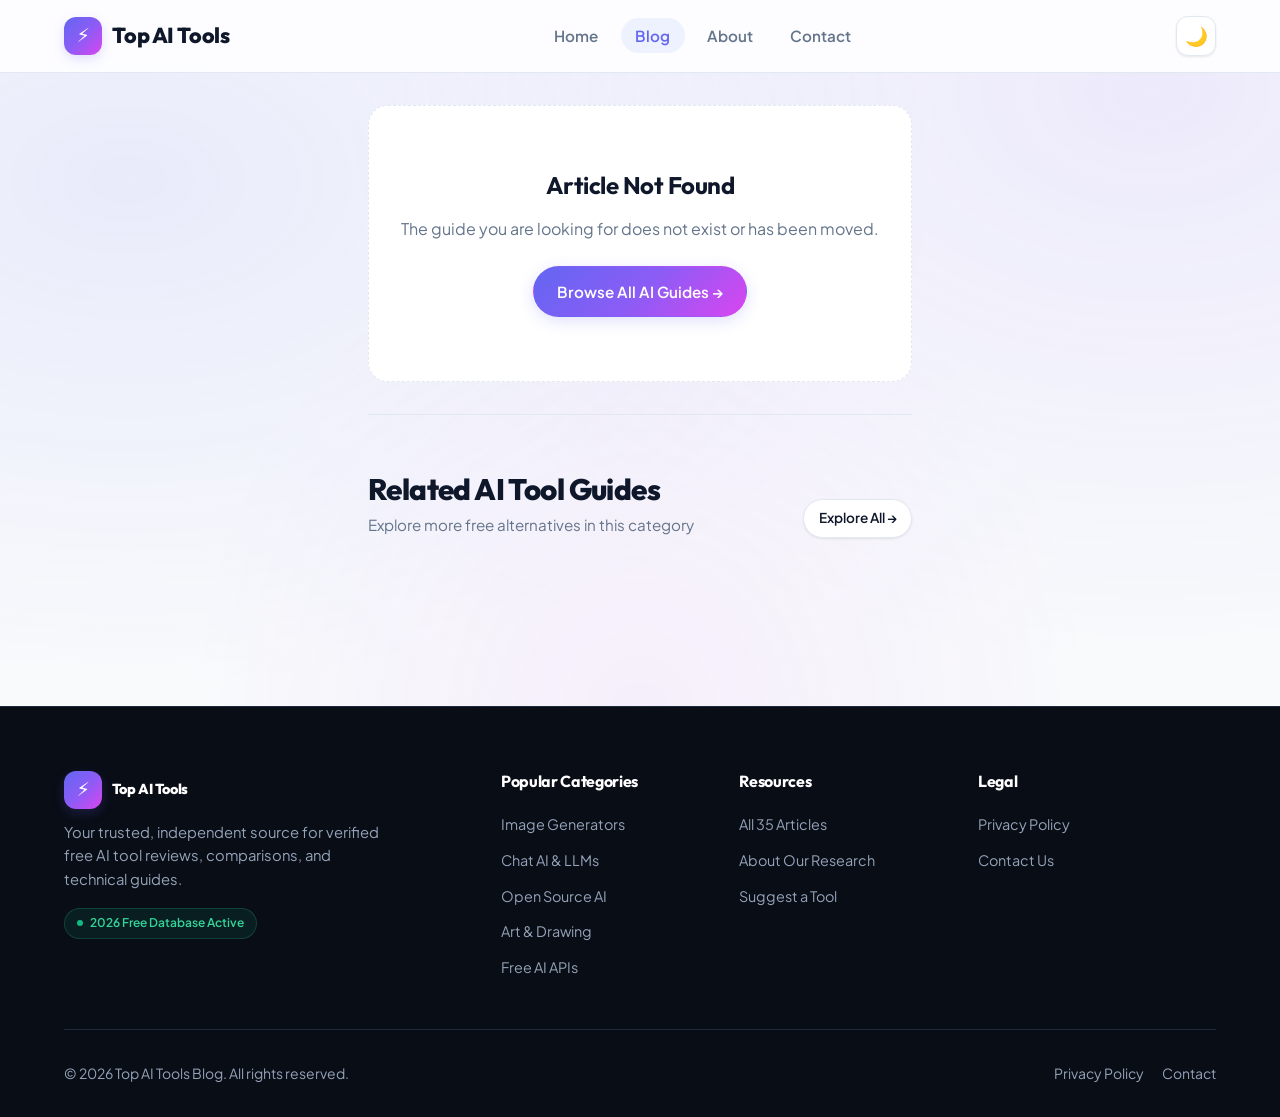
<file: post.html>
<!DOCTYPE html>
<html lang="en">
<head>
  <meta charset="UTF-8">
  <meta name="viewport" content="width=device-width, initial-scale=1.0">
  <meta name="description" content="Read in-depth guides on the best free AI tools — image generators, chatbots, art tools, open source AI, and more.">
  <meta name="robots" content="index, follow, max-image-preview:large">
  <meta property="og:type" content="article">
  <meta property="og:site_name" content="Top AI Tools Blog">
  <meta name="twitter:card" content="summary_large_image">
  <link rel="canonical" href="https://topaitools.com/post.html">
  <title>Article — Top AI Tools Blog</title>

  <!-- Google Fonts: Plus Jakarta Sans, Outfit, JetBrains Mono -->
  <link rel="preconnect" href="https://fonts.googleapis.com">
  <link rel="preconnect" href="https://fonts.gstatic.com" crossorigin>
  <link href="https://fonts.googleapis.com/css2?family=Outfit:wght@400;500;600;700;800&family=Plus+Jakarta+Sans:ital,wght@0,400;0,500;0,600;0,700;1,400;1,500&family=JetBrains+Mono:wght@400;500;600&display=swap" rel="stylesheet">

  <link rel="stylesheet" href="css/style.css">
</head>
<body data-page="post">

  <!-- Top Reading Progress Indicator -->
  <div class="reading-progress-container">
    <div class="reading-progress-bar" id="reading-progress-bar"></div>
  </div>

  <header class="site-header">
    <div class="container header-inner">
      <a href="index.html" class="logo" aria-label="Top AI Tools Home">
        <span class="logo-icon" aria-hidden="true">⚡</span>
        Top AI Tools
      </a>
      
      <nav aria-label="Main navigation">
        <ul class="nav-links">
          <li><a href="index.html">Home</a></li>
          <li><a href="blog.html" class="active">Blog</a></li>
          <li><a href="about.html">About</a></li>
          <li><a href="contact.html">Contact</a></li>
        </ul>
      </nav>

      <div class="header-actions">
        <button class="theme-toggle" aria-label="Toggle theme" title="Toggle theme">🌙</button>
        <button class="menu-toggle" aria-label="Open menu" aria-expanded="false">☰</button>
      </div>
    </div>
  </header>

  <main class="container">
    <article id="article-container"></article>

    <section class="section" aria-labelledby="related-heading" style="border-top:1px solid var(--border);margin-top:2rem">
      <div class="section-header">
        <div>
          <h2 id="related-heading">Related AI Tool Guides</h2>
          <p class="section-subtitle">Explore more free alternatives in this category</p>
        </div>
        <a href="blog.html" class="btn btn-outline btn-sm">Explore All →</a>
      </div>
      <div class="post-grid" id="related-posts"></div>
    </section>
  </main>

  <footer class="site-footer">
    <div class="container">
      <div class="footer-grid">
        <div class="footer-brand">
          <a href="index.html" class="logo" style="color:white;margin-bottom:0.75rem">
            <span class="logo-icon" aria-hidden="true">⚡</span>
            Top AI Tools
          </a>
          <p>Your trusted, independent source for verified free AI tool reviews, comparisons, and technical guides.</p>
          <div class="footer-status-pill">
            <span class="pulse-dot" style="width:6px;height:6px"></span>
            2026 Free Database Active
          </div>
        </div>
        <div>
          <h4>Popular Categories</h4>
          <ul>
            <li><a href="blog.html?category=Image%20Generators">Image Generators</a></li>
            <li><a href="blog.html?category=Chat%20AI">Chat AI & LLMs</a></li>
            <li><a href="blog.html?category=Open%20Source">Open Source AI</a></li>
            <li><a href="blog.html?category=Art%20Generators">Art & Drawing</a></li>
            <li><a href="blog.html?category=AI%20APIs">Free AI APIs</a></li>
          </ul>
        </div>
        <div>
          <h4>Resources</h4>
          <ul>
            <li><a href="blog.html">All 35 Articles</a></li>
            <li><a href="about.html">About Our Research</a></li>
            <li><a href="contact.html">Suggest a Tool</a></li>
          </ul>
        </div>
        <div>
          <h4>Legal</h4>
          <ul>
            <li><a href="privacy.html">Privacy Policy</a></li>
            <li><a href="contact.html">Contact Us</a></li>
          </ul>
        </div>
      </div>
      
      <div class="footer-bottom">
        <p>&copy; 2026 Top AI Tools Blog. All rights reserved.</p>
        <div>
          <a href="privacy.html" style="margin-right:1rem">Privacy Policy</a>
          <a href="contact.html">Contact</a>
        </div>
      </div>
    </div>
  </footer>

  <script src="js/posts.js"></script>
  <script src="js/seo.js"></script>
  <script src="js/main.js"></script>
</body>
</html>
</file>
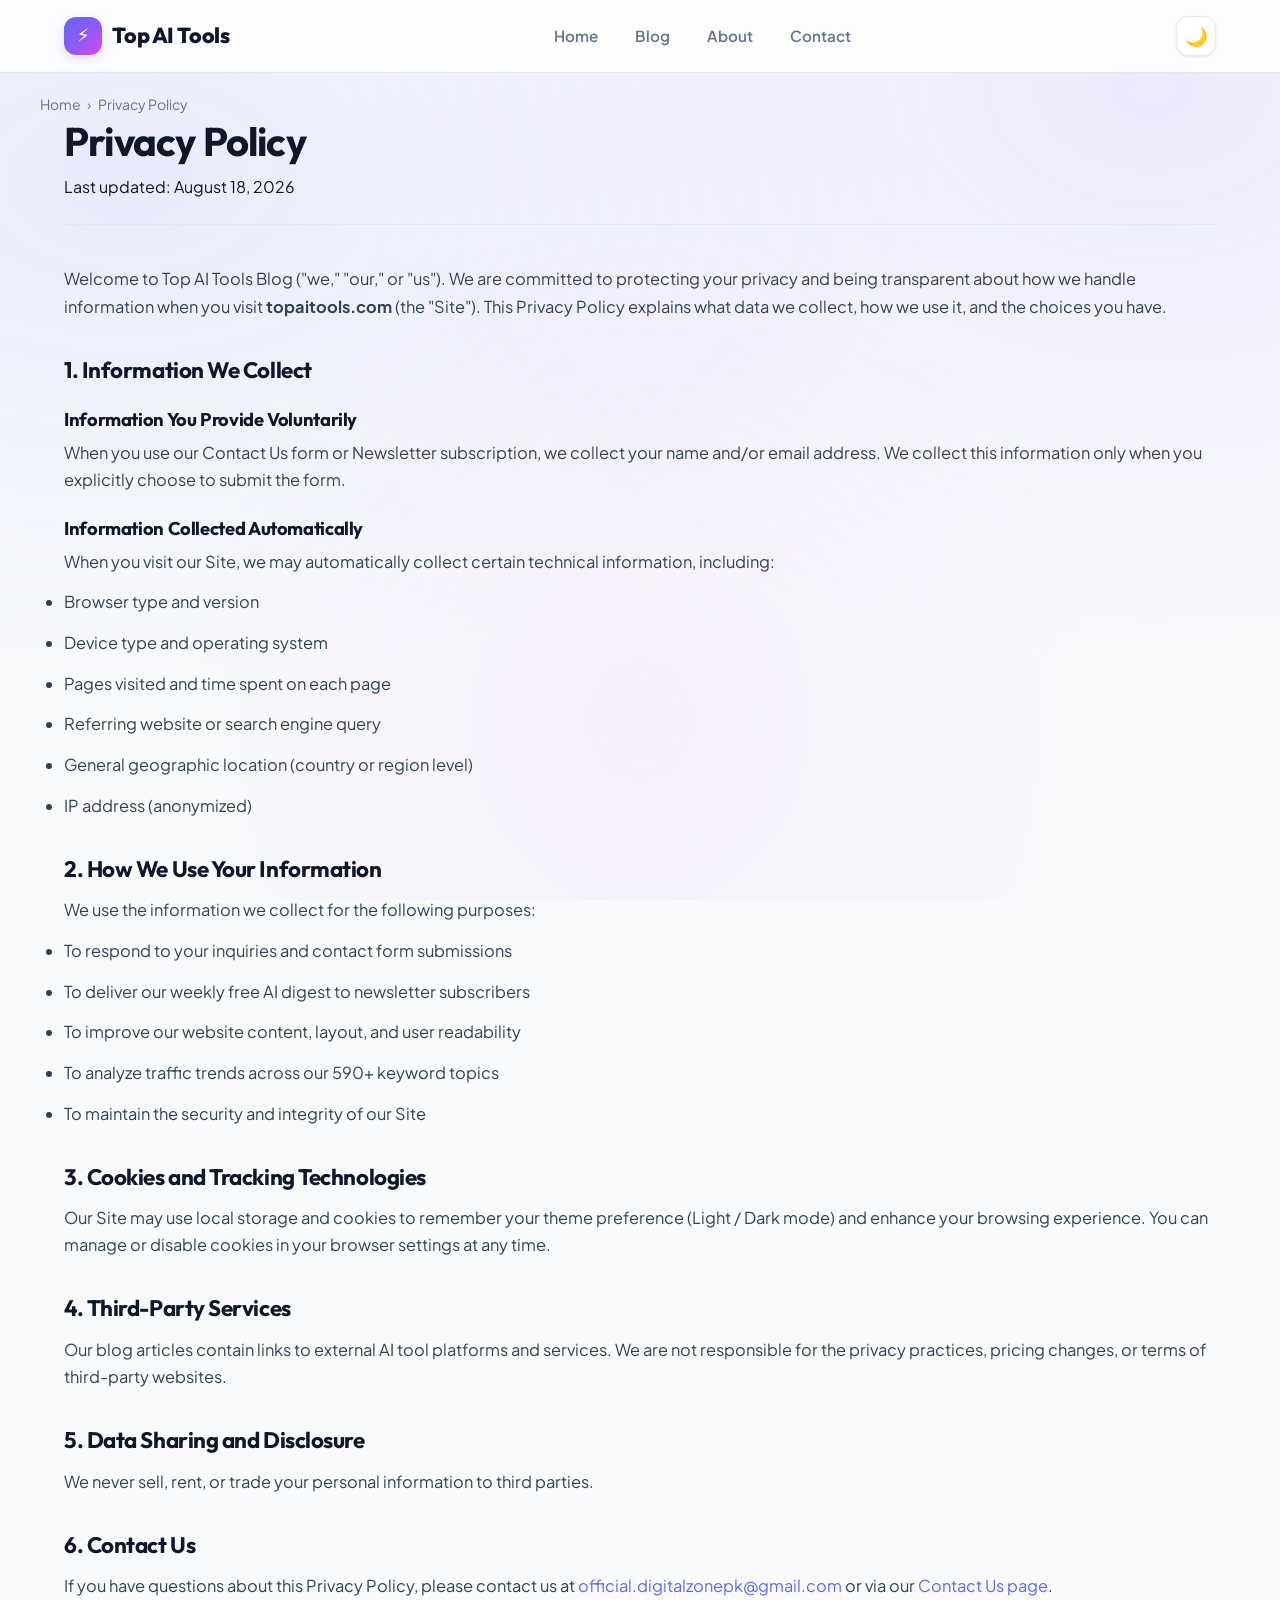
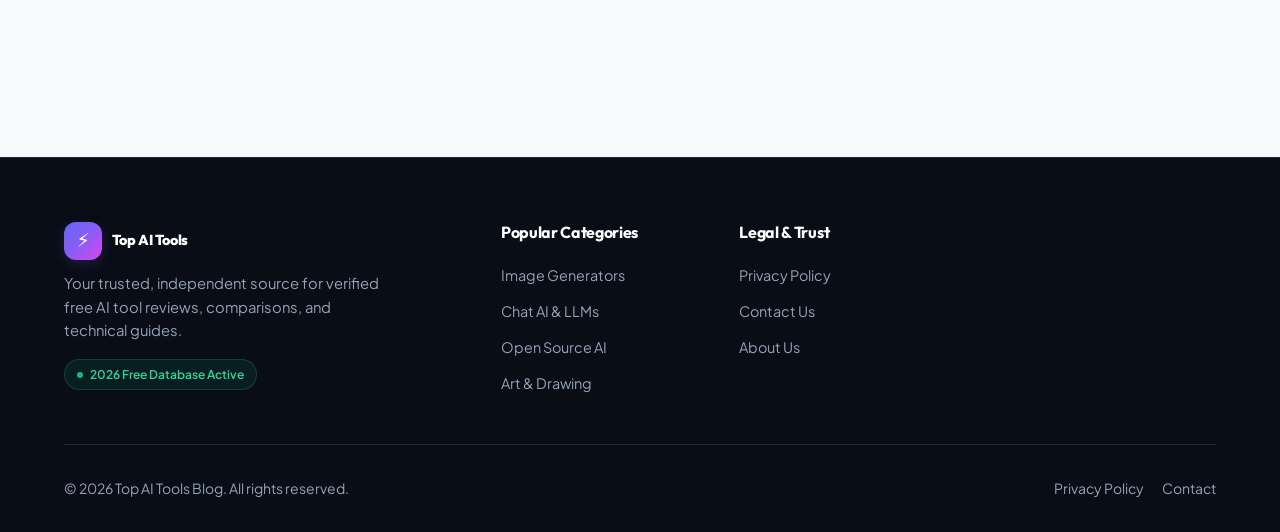
<file: privacy.html>
<!DOCTYPE html>
<html lang="en">
<head>
  <meta charset="UTF-8">
  <meta name="viewport" content="width=device-width, initial-scale=1.0">
  <meta name="description" content="Privacy Policy for Top AI Tools Blog. Learn how we collect, use, and protect your personal information when you visit our website.">
  <meta name="robots" content="index, follow">
  <meta name="keywords" content="privacy policy, top ai tools, data protection, cookies policy">
  <meta property="og:title" content="Privacy Policy | Top AI Tools Blog">
  <meta property="og:description" content="Read our Privacy Policy to understand how Top AI Tools Blog handles your data and protects your privacy.">
  <meta property="og:type" content="website">
  <meta property="og:url" content="https://topaitools.com/privacy.html">
  <meta name="twitter:card" content="summary">
  <meta name="twitter:title" content="Privacy Policy | Top AI Tools Blog">
  <link rel="canonical" href="https://topaitools.com/privacy.html">
  <title>Privacy Policy | Top AI Tools Blog</title>

  <!-- Google Fonts: Plus Jakarta Sans, Outfit, JetBrains Mono -->
  <link rel="preconnect" href="https://fonts.googleapis.com">
  <link rel="preconnect" href="https://fonts.gstatic.com" crossorigin>
  <link href="https://fonts.googleapis.com/css2?family=Outfit:wght@400;500;600;700;800&family=Plus+Jakarta+Sans:ital,wght@0,400;0,500;0,600;0,700;1,400;1,500&family=JetBrains+Mono:wght@400;500;600&display=swap" rel="stylesheet">

  <link rel="stylesheet" href="css/style.css">
</head>
<body data-page="legal">

  <header class="site-header">
    <div class="container header-inner">
      <a href="index.html" class="logo" aria-label="Top AI Tools Home">
        <span class="logo-icon" aria-hidden="true">⚡</span>
        Top AI Tools
      </a>
      
      <nav aria-label="Main navigation">
        <ul class="nav-links">
          <li><a href="index.html">Home</a></li>
          <li><a href="blog.html">Blog</a></li>
          <li><a href="about.html">About</a></li>
          <li><a href="contact.html">Contact</a></li>
        </ul>
      </nav>

      <div class="header-actions">
        <button class="theme-toggle" aria-label="Toggle theme" title="Toggle theme">🌙</button>
        <button class="menu-toggle" aria-label="Open menu" aria-expanded="false">☰</button>
      </div>
    </div>
  </header>

  <main>
    <nav class="breadcrumb container" aria-label="Breadcrumb">
      <a href="index.html">Home</a> <span aria-hidden="true">›</span> <span>Privacy Policy</span>
    </nav>

    <article class="legal-page container">
      <header class="legal-header">
        <h1 style="font-size:2.5rem;margin-bottom:0.5rem">Privacy Policy</h1>
        <p class="legal-updated">Last updated: August 18, 2026</p>
      </header>

      <div class="legal-content">
        <p>Welcome to Top AI Tools Blog ("we," "our," or "us"). We are committed to protecting your privacy and being transparent about how we handle information when you visit <strong>topaitools.com</strong> (the "Site"). This Privacy Policy explains what data we collect, how we use it, and the choices you have.</p>

        <h2>1. Information We Collect</h2>
        <h3>Information You Provide Voluntarily</h3>
        <p>When you use our Contact Us form or Newsletter subscription, we collect your name and/or email address. We collect this information only when you explicitly choose to submit the form.</p>

        <h3>Information Collected Automatically</h3>
        <p>When you visit our Site, we may automatically collect certain technical information, including:</p>
        <ul>
          <li>Browser type and version</li>
          <li>Device type and operating system</li>
          <li>Pages visited and time spent on each page</li>
          <li>Referring website or search engine query</li>
          <li>General geographic location (country or region level)</li>
          <li>IP address (anonymized)</li>
        </ul>

        <h2>2. How We Use Your Information</h2>
        <p>We use the information we collect for the following purposes:</p>
        <ul>
          <li>To respond to your inquiries and contact form submissions</li>
          <li>To deliver our weekly free AI digest to newsletter subscribers</li>
          <li>To improve our website content, layout, and user readability</li>
          <li>To analyze traffic trends across our 590+ keyword topics</li>
          <li>To maintain the security and integrity of our Site</li>
        </ul>

        <h2>3. Cookies and Tracking Technologies</h2>
        <p>Our Site may use local storage and cookies to remember your theme preference (Light / Dark mode) and enhance your browsing experience. You can manage or disable cookies in your browser settings at any time.</p>

        <h2>4. Third-Party Services</h2>
        <p>Our blog articles contain links to external AI tool platforms and services. We are not responsible for the privacy practices, pricing changes, or terms of third-party websites.</p>

        <h2>5. Data Sharing and Disclosure</h2>
        <p>We never sell, rent, or trade your personal information to third parties.</p>

        <h2>6. Contact Us</h2>
        <p>If you have questions about this Privacy Policy, please contact us at <a href="mailto:official.digitalzonepk@gmail.com">official.digitalzonepk@gmail.com</a> or via our <a href="contact.html">Contact Us page</a>.</p>
      </div>
    </article>
  </main>

  <footer class="site-footer">
    <div class="container">
      <div class="footer-grid">
        <div class="footer-brand">
          <a href="index.html" class="logo" style="color:white;margin-bottom:0.75rem">
            <span class="logo-icon" aria-hidden="true">⚡</span>
            Top AI Tools
          </a>
          <p>Your trusted, independent source for verified free AI tool reviews, comparisons, and technical guides.</p>
          <div class="footer-status-pill">
            <span class="pulse-dot" style="width:6px;height:6px"></span>
            2026 Free Database Active
          </div>
        </div>
        <div>
          <h4>Popular Categories</h4>
          <ul>
            <li><a href="blog.html?category=Image%20Generators">Image Generators</a></li>
            <li><a href="blog.html?category=Chat%20AI">Chat AI & LLMs</a></li>
            <li><a href="blog.html?category=Open%20Source">Open Source AI</a></li>
            <li><a href="blog.html?category=Art%20Generators">Art & Drawing</a></li>
          </ul>
        </div>
        <div>
          <h4>Legal & Trust</h4>
          <ul>
            <li><a href="privacy.html">Privacy Policy</a></li>
            <li><a href="contact.html">Contact Us</a></li>
            <li><a href="about.html">About Us</a></li>
          </ul>
        </div>
      </div>
      <div class="footer-bottom">
        <p>&copy; 2026 Top AI Tools Blog. All rights reserved.</p>
        <div>
          <a href="privacy.html" style="margin-right:1rem">Privacy Policy</a>
          <a href="contact.html">Contact</a>
        </div>
      </div>
    </div>
  </footer>

  <script src="js/seo.js"></script>
  <script src="js/main.js"></script>
</body>
</html>
</file>
<file: css/style.css>
/* ==========================================================================
   Top AI Tools — Pro Theme & Readability Design System (2026)
   ========================================================================== */

/* --------------------------------------------------------------------------
   1. Theme Variables & Color Palettes
   -------------------------------------------------------------------------- */
:root {
  /* Light Mode Palette */
  --bg: #f8fafc;
  --bg-subtle: #f1f5f9;
  --surface: #ffffff;
  --surface-hover: #f8fafc;
  --surface-card: #ffffff;
  --border: #e2e8f0;
  --border-subtle: #f1f5f9;
  --border-focus: #6366f1;
  
  --text: #0f172a;
  --text-secondary: #334155;
  --text-muted: #64748b;
  --text-light: #94a3b8;
  
  --accent: #6366f1;
  --accent-hover: #4f46e5;
  --accent-soft: #eef2ff;
  --accent-soft-hover: #e0e7ff;
  --accent-glow: rgba(99, 102, 241, 0.2);
  
  --success: #10b981;
  --success-soft: #ecfdf5;
  --warning: #f59e0b;
  --warning-soft: #fffbeb;
  --info: #0ea5e9;
  --info-soft: #f0f9ff;
  
  --gradient-primary: linear-gradient(135deg, #6366f1 0%, #8b5cf6 50%, #d946ef 100%);
  --gradient-card: linear-gradient(180deg, rgba(255, 255, 255, 0.9) 0%, #ffffff 100%);
  --gradient-mesh: radial-gradient(at 10% 20%, rgba(99, 102, 241, 0.12) 0px, transparent 50%),
                    radial-gradient(at 90% 10%, rgba(139, 92, 246, 0.12) 0px, transparent 50%),
                    radial-gradient(at 50% 80%, rgba(217, 70, 239, 0.08) 0px, transparent 50%);
  
  --shadow-sm: 0 1px 3px rgba(15, 23, 42, 0.06), 0 1px 2px rgba(15, 23, 42, 0.04);
  --shadow-md: 0 4px 20px -2px rgba(15, 23, 42, 0.08), 0 2px 6px -1px rgba(15, 23, 42, 0.04);
  --shadow-lg: 0 16px 36px -6px rgba(15, 23, 42, 0.12), 0 6px 16px -3px rgba(15, 23, 42, 0.06);
  --shadow-glow: 0 0 30px rgba(99, 102, 241, 0.2);
  
  --radius-sm: 8px;
  --radius: 14px;
  --radius-lg: 20px;
  --radius-full: 9999px;
  
  --font-sans: 'Plus Jakarta Sans', system-ui, -apple-system, BlinkMacSystemFont, "Segoe UI", Roboto, sans-serif;
  --font-heading: 'Outfit', 'Plus Jakarta Sans', system-ui, sans-serif;
  --font-mono: 'JetBrains Mono', ui-monospace, SFMono-Regular, monospace;
  
  --article-font-size: 1.125rem;
  --article-line-height: 1.82;
  --article-max-width: 760px;
  
  --header-height: 72px;
}

/* Dark Mode Palette */
[data-theme="dark"] {
  --bg: #090d16;
  --bg-subtle: #0f1523;
  --surface: #111827;
  --surface-hover: #172237;
  --surface-card: #131d31;
  --border: #1e293b;
  --border-subtle: #152033;
  --border-focus: #818cf8;
  
  --text: #f8fafc;
  --text-secondary: #cbd5e1;
  --text-muted: #94a3b8;
  --text-light: #64748b;
  
  --accent: #818cf8;
  --accent-hover: #6366f1;
  --accent-soft: rgba(129, 140, 248, 0.12);
  --accent-soft-hover: rgba(129, 140, 248, 0.2);
  --accent-glow: rgba(129, 140, 248, 0.35);
  
  --success: #34d399;
  --success-soft: rgba(52, 211, 153, 0.12);
  --warning: #fbbf24;
  --warning-soft: rgba(251, 191, 36, 0.12);
  --info: #38bdf8;
  --info-soft: rgba(56, 189, 248, 0.12);
  
  --gradient-primary: linear-gradient(135deg, #818cf8 0%, #a855f7 50%, #ec4899 100%);
  --gradient-card: linear-gradient(180deg, rgba(19, 29, 49, 0.8) 0%, #111827 100%);
  --gradient-mesh: radial-gradient(at 15% 15%, rgba(99, 102, 241, 0.18) 0px, transparent 60%),
                    radial-gradient(at 85% 20%, rgba(168, 85, 247, 0.16) 0px, transparent 60%),
                    radial-gradient(at 50% 90%, rgba(236, 72, 153, 0.1) 0px, transparent 60%);
  
  --shadow-sm: 0 1px 3px rgba(0, 0, 0, 0.4);
  --shadow-md: 0 6px 24px rgba(0, 0, 0, 0.45);
  --shadow-lg: 0 18px 40px rgba(0, 0, 0, 0.6);
  --shadow-glow: 0 0 35px rgba(129, 140, 248, 0.3);
}

/* --------------------------------------------------------------------------
   2. Reset & Global Styles
   -------------------------------------------------------------------------- */
*,
*::before,
*::after {
  box-sizing: border-box;
  margin: 0;
  padding: 0;
}

html {
  scroll-behavior: smooth;
  font-size: 16px;
  -webkit-text-size-adjust: 100%;
}

body {
  font-family: var(--font-sans);
  background-color: var(--bg);
  color: var(--text);
  line-height: 1.65;
  min-height: 100vh;
  display: flex;
  flex-direction: column;
  position: relative;
  overflow-x: hidden;
  transition: background-color 0.25s ease, color 0.25s ease;
  -webkit-font-smoothing: antialiased;
  -moz-osx-font-smoothing: grayscale;
}

body::before {
  content: '';
  position: fixed;
  top: 0;
  left: 0;
  width: 100vw;
  height: 100vh;
  background-image: var(--gradient-mesh);
  background-attachment: fixed;
  pointer-events: none;
  z-index: -1;
  opacity: 0.8;
}

main {
  flex: 1;
}

a {
  color: var(--accent);
  text-decoration: none;
  transition: color 0.2s ease, transform 0.15s ease;
}

a:hover {
  color: var(--accent-hover);
}

img {
  max-width: 100%;
  height: auto;
  display: block;
}

h1, h2, h3, h4, h5, h6 {
  font-family: var(--font-heading);
  color: var(--text);
  font-weight: 700;
  line-height: 1.25;
  letter-spacing: -0.02em;
}

button, input, select, textarea {
  font-family: inherit;
  font-size: inherit;
}

.container {
  max-width: 1200px;
  margin: 0 auto;
  padding: 0 1.5rem;
}

/* --------------------------------------------------------------------------
   3. Reading Progress Bar (Top of Screen)
   -------------------------------------------------------------------------- */
.reading-progress-container {
  position: fixed;
  top: 0;
  left: 0;
  width: 100%;
  height: 3px;
  background: transparent;
  z-index: 1000;
  pointer-events: none;
}

.reading-progress-bar {
  height: 100%;
  width: 0%;
  background: var(--gradient-primary);
  box-shadow: 0 0 10px var(--accent);
  transition: width 0.1s linear;
}

/* --------------------------------------------------------------------------
   4. Site Header & Navigation
   -------------------------------------------------------------------------- */
.site-header {
  position: sticky;
  top: 0;
  z-index: 100;
  background: rgba(255, 255, 255, 0.85);
  backdrop-filter: blur(16px);
  -webkit-backdrop-filter: blur(16px);
  border-bottom: 1px solid var(--border);
  transition: background-color 0.25s ease, border-color 0.25s ease;
}

[data-theme="dark"] .site-header {
  background: rgba(9, 13, 22, 0.85);
}

.header-inner {
  display: flex;
  align-items: center;
  justify-content: space-between;
  height: var(--header-height);
  gap: 1.5rem;
}

.logo {
  display: flex;
  align-items: center;
  gap: 0.65rem;
  font-family: var(--font-heading);
  font-weight: 800;
  font-size: 1.35rem;
  color: var(--text);
  letter-spacing: -0.02em;
}

.logo:hover {
  color: var(--text);
}

.logo-icon {
  width: 38px;
  height: 38px;
  background: var(--gradient-primary);
  border-radius: 12px;
  display: flex;
  align-items: center;
  justify-content: center;
  color: white;
  font-size: 1.2rem;
  box-shadow: 0 4px 12px var(--accent-glow);
  transition: transform 0.25s cubic-bezier(0.34, 1.56, 0.64, 1);
}

.logo:hover .logo-icon {
  transform: rotate(10deg) scale(1.05);
}

.header-actions {
  display: flex;
  align-items: center;
  gap: 0.75rem;
}

.nav-links {
  display: flex;
  align-items: center;
  gap: 0.5rem;
  list-style: none;
}

.nav-links a {
  color: var(--text-muted);
  font-weight: 600;
  font-size: 0.95rem;
  padding: 0.5rem 0.9rem;
  border-radius: var(--radius-full);
  transition: all 0.2s ease;
}

.nav-links a:hover {
  color: var(--text);
  background: var(--accent-soft);
}

.nav-links a.active {
  color: var(--accent);
  background: var(--accent-soft);
}

/* Theme Toggle Button */
.theme-toggle {
  background: var(--surface);
  border: 1px solid var(--border);
  color: var(--text-muted);
  width: 40px;
  height: 40px;
  border-radius: 12px;
  display: flex;
  align-items: center;
  justify-content: center;
  cursor: pointer;
  font-size: 1.15rem;
  transition: all 0.2s ease;
  box-shadow: var(--shadow-sm);
}

.theme-toggle:hover {
  color: var(--text);
  border-color: var(--accent);
  transform: translateY(-1px);
  box-shadow: var(--shadow-md);
}

.menu-toggle {
  display: none;
  background: var(--surface);
  border: 1px solid var(--border);
  color: var(--text);
  width: 40px;
  height: 40px;
  border-radius: 12px;
  font-size: 1.25rem;
  cursor: pointer;
  transition: all 0.2s ease;
}

/* --------------------------------------------------------------------------
   5. Hero Section
   -------------------------------------------------------------------------- */
.hero {
  padding: 5rem 0 3.5rem;
  text-align: center;
  position: relative;
}

.hero-badge {
  display: inline-flex;
  align-items: center;
  gap: 0.5rem;
  background: var(--accent-soft);
  color: var(--accent);
  padding: 0.4rem 1.1rem;
  border-radius: var(--radius-full);
  font-size: 0.85rem;
  font-weight: 700;
  margin-bottom: 1.5rem;
  border: 1px solid rgba(99, 102, 241, 0.2);
  box-shadow: 0 2px 10px var(--accent-glow);
}

.pulse-dot {
  width: 8px;
  height: 8px;
  border-radius: 50%;
  background: #10b981;
  box-shadow: 0 0 0 0 rgba(16, 185, 129, 0.7);
  animation: pulse 1.8s infinite;
}

@keyframes pulse {
  0% { transform: scale(0.95); box-shadow: 0 0 0 0 rgba(16, 185, 129, 0.7); }
  70% { transform: scale(1); box-shadow: 0 0 0 8px rgba(16, 185, 129, 0); }
  100% { transform: scale(0.95); box-shadow: 0 0 0 0 rgba(16, 185, 129, 0); }
}

.hero h1 {
  font-size: clamp(2.3rem, 5.5vw, 3.8rem);
  line-height: 1.12;
  margin-bottom: 1.25rem;
  letter-spacing: -0.03em;
  font-weight: 800;
}

.hero h1 span {
  background: var(--gradient-primary);
  -webkit-background-clip: text;
  -webkit-text-fill-color: transparent;
  background-clip: text;
}

.hero p {
  color: var(--text-muted);
  font-size: 1.2rem;
  max-width: 620px;
  margin: 0 auto 2.25rem;
  line-height: 1.6;
}

.hero-search-wrapper {
  max-width: 540px;
  margin: 0 auto;
  position: relative;
}

.hero-search {
  display: flex;
  gap: 0.5rem;
  background: var(--surface);
  padding: 0.4rem 0.4rem 0.4rem 1.25rem;
  border-radius: var(--radius-full);
  border: 1px solid var(--border);
  box-shadow: var(--shadow-md);
  transition: all 0.25s ease;
  align-items: center;
}

.hero-search:focus-within {
  border-color: var(--accent);
  box-shadow: 0 0 0 4px var(--accent-soft), var(--shadow-lg);
}

.search-icon-left {
  color: var(--text-muted);
  font-size: 1.1rem;
}

.hero-search input {
  flex: 1;
  border: none;
  background: transparent;
  color: var(--text);
  font-size: 1rem;
  outline: none;
}

.hero-search input::placeholder {
  color: var(--text-light);
}

.search-shortcut-badge {
  background: var(--bg-subtle);
  border: 1px solid var(--border);
  color: var(--text-muted);
  padding: 0.2rem 0.5rem;
  border-radius: 6px;
  font-size: 0.75rem;
  font-family: var(--font-mono);
  font-weight: 600;
  margin-right: 0.25rem;
  user-select: none;
}

/* --------------------------------------------------------------------------
   6. Buttons & Badges
   -------------------------------------------------------------------------- */
.btn {
  display: inline-flex;
  align-items: center;
  justify-content: center;
  gap: 0.5rem;
  padding: 0.75rem 1.4rem;
  border-radius: var(--radius-full);
  font-weight: 600;
  font-size: 0.95rem;
  border: 1px solid transparent;
  cursor: pointer;
  transition: all 0.2s cubic-bezier(0.16, 1, 0.3, 1);
  text-decoration: none;
}

.btn-primary {
  background: var(--gradient-primary);
  color: white;
  box-shadow: 0 4px 16px var(--accent-glow);
}

.btn-primary:hover {
  transform: translateY(-2px);
  box-shadow: 0 8px 24px var(--accent-glow);
  color: white;
}

.btn-outline {
  background: var(--surface);
  color: var(--text);
  border: 1px solid var(--border);
  box-shadow: var(--shadow-sm);
}

.btn-outline:hover {
  border-color: var(--accent);
  color: var(--accent);
  transform: translateY(-2px);
  box-shadow: var(--shadow-md);
}

.btn-sm {
  padding: 0.45rem 0.9rem;
  font-size: 0.85rem;
  border-radius: var(--radius-full);
}

/* --------------------------------------------------------------------------
   7. Stats Bar
   -------------------------------------------------------------------------- */
.stats-bar {
  display: grid;
  grid-template-columns: repeat(4, 1fr);
  gap: 1.5rem;
  margin: 2.5rem 0 3.5rem;
  padding: 1.75rem 2rem;
  background: var(--surface);
  border-radius: var(--radius-lg);
  box-shadow: var(--shadow-md);
  border: 1px solid var(--border);
  position: relative;
  overflow: hidden;
}

.stat-item {
  text-align: center;
  position: relative;
}

.stat-item:not(:last-child)::after {
  content: '';
  position: absolute;
  right: -0.75rem;
  top: 15%;
  height: 70%;
  width: 1px;
  background: var(--border);
}

.stat-value {
  font-family: var(--font-heading);
  font-size: 2rem;
  font-weight: 800;
  background: var(--gradient-primary);
  -webkit-background-clip: text;
  -webkit-text-fill-color: transparent;
  background-clip: text;
  line-height: 1.1;
}

.stat-label {
  font-size: 0.85rem;
  color: var(--text-muted);
  margin-top: 0.4rem;
  font-weight: 600;
  text-transform: uppercase;
  letter-spacing: 0.03em;
}

/* --------------------------------------------------------------------------
   8. Section Headers & Category Grid
   -------------------------------------------------------------------------- */
.section {
  padding: 3.5rem 0;
}

.section-header {
  display: flex;
  align-items: flex-end;
  justify-content: space-between;
  margin-bottom: 2rem;
  flex-wrap: wrap;
  gap: 1rem;
}

.section-header h2 {
  font-size: 1.85rem;
  font-weight: 800;
  letter-spacing: -0.02em;
}

.section-subtitle {
  color: var(--text-muted);
  font-size: 0.95rem;
  margin-top: 0.25rem;
}

/* Category Grid */
.category-grid {
  display: grid;
  grid-template-columns: repeat(auto-fill, minmax(180px, 1fr));
  gap: 1.25rem;
}

.category-card {
  background: var(--surface);
  border: 1px solid var(--border);
  border-radius: var(--radius);
  padding: 1.5rem 1.25rem;
  text-align: center;
  cursor: pointer;
  transition: all 0.25s cubic-bezier(0.16, 1, 0.3, 1);
  color: var(--text);
  box-shadow: var(--shadow-sm);
  display: flex;
  flex-direction: column;
  align-items: center;
  justify-content: center;
}

.category-card:hover {
  border-color: var(--accent);
  transform: translateY(-4px);
  box-shadow: var(--shadow-md), var(--shadow-glow);
  color: var(--text);
}

.category-icon {
  font-size: 2.2rem;
  margin-bottom: 0.75rem;
  transition: transform 0.25s ease;
}

.category-card:hover .category-icon {
  transform: scale(1.15);
}

.category-card h3 {
  font-size: 1rem;
  font-weight: 700;
  margin-bottom: 0.25rem;
}

.category-card span {
  font-size: 0.8rem;
  color: var(--text-muted);
  font-weight: 500;
}

/* --------------------------------------------------------------------------
   9. Post Cards & Featured Post
   -------------------------------------------------------------------------- */
.post-grid {
  display: grid;
  grid-template-columns: repeat(auto-fill, minmax(340px, 1fr));
  gap: 1.75rem;
}

.post-card {
  background: var(--surface);
  border: 1px solid var(--border);
  border-radius: var(--radius);
  overflow: hidden;
  transition: all 0.25s cubic-bezier(0.16, 1, 0.3, 1);
  display: flex;
  flex-direction: column;
  box-shadow: var(--shadow-sm);
  position: relative;
}

.post-card:hover {
  transform: translateY(-6px);
  box-shadow: var(--shadow-lg), 0 0 20px var(--accent-glow);
  border-color: rgba(99, 102, 241, 0.4);
}

.post-card-image {
  height: 190px;
  background: var(--gradient-primary);
  display: flex;
  align-items: center;
  justify-content: center;
  font-size: 3.5rem;
  position: relative;
  overflow: hidden;
}

.post-card-image::after {
  content: '';
  position: absolute;
  inset: 0;
  background: linear-gradient(180deg, transparent 40%, rgba(0, 0, 0, 0.25) 100%);
}

.post-card-body {
  padding: 1.5rem;
  flex: 1;
  display: flex;
  flex-direction: column;
}

.post-meta {
  display: flex;
  align-items: center;
  gap: 0.75rem;
  margin-bottom: 0.85rem;
  flex-wrap: wrap;
}

.post-category {
  background: var(--accent-soft);
  color: var(--accent);
  padding: 0.25rem 0.75rem;
  border-radius: var(--radius-full);
  font-size: 0.75rem;
  font-weight: 700;
  letter-spacing: 0.02em;
  border: 1px solid rgba(99, 102, 241, 0.15);
}

.post-date {
  font-size: 0.8rem;
  color: var(--text-muted);
  font-weight: 500;
  display: flex;
  align-items: center;
  gap: 0.35rem;
}

.post-card h3 {
  font-size: 1.25rem;
  margin-bottom: 0.65rem;
  line-height: 1.35;
  font-weight: 700;
}

.post-card h3 a {
  color: var(--text);
  transition: color 0.2s ease;
}

.post-card h3 a:hover {
  color: var(--accent);
}

.post-card p {
  color: var(--text-muted);
  font-size: 0.925rem;
  line-height: 1.6;
  flex: 1;
  margin-bottom: 1.25rem;
}

.post-stats {
  display: flex;
  align-items: center;
  justify-content: space-between;
  padding-top: 1rem;
  border-top: 1px solid var(--border);
  font-size: 0.825rem;
  color: var(--text-muted);
}

.post-stats-item {
  display: flex;
  align-items: center;
  gap: 0.4rem;
}

.post-stats strong {
  color: var(--accent);
  font-weight: 700;
}

/* Featured Post */
.featured-post {
  display: grid;
  grid-template-columns: 1.1fr 1fr;
  background: var(--surface);
  border: 1px solid var(--border);
  border-radius: var(--radius-lg);
  overflow: hidden;
  margin-bottom: 2rem;
  box-shadow: var(--shadow-md);
  transition: all 0.3s cubic-bezier(0.16, 1, 0.3, 1);
  position: relative;
}

.featured-post:hover {
  transform: translateY(-4px);
  box-shadow: var(--shadow-lg), var(--shadow-glow);
  border-color: rgba(99, 102, 241, 0.4);
}

.featured-post-image {
  min-height: 360px;
  background: var(--gradient-primary);
  display: flex;
  align-items: center;
  justify-content: center;
  font-size: 5.5rem;
  position: relative;
}

.featured-badge {
  position: absolute;
  top: 1.25rem;
  left: 1.25rem;
  background: rgba(0, 0, 0, 0.6);
  backdrop-filter: blur(8px);
  color: #fbbf24;
  padding: 0.35rem 0.9rem;
  border-radius: var(--radius-full);
  font-size: 0.8rem;
  font-weight: 700;
  display: flex;
  align-items: center;
  gap: 0.4rem;
}

.featured-post-content {
  padding: 2.75rem 2.25rem;
  display: flex;
  flex-direction: column;
  justify-content: center;
}

.featured-post-content h2 {
  font-size: 1.9rem;
  margin-bottom: 1rem;
  line-height: 1.25;
  font-weight: 800;
}

.featured-post-content h2 a {
  color: var(--text);
}

.featured-post-content h2 a:hover {
  color: var(--accent);
}

.featured-post-content p {
  color: var(--text-muted);
  font-size: 1.05rem;
  line-height: 1.65;
  margin-bottom: 1.5rem;
}

/* --------------------------------------------------------------------------
   10. Blog Listing Page Controls (Filters, Sorting, Live Search)
   -------------------------------------------------------------------------- */
.blog-controls-wrapper {
  background: var(--surface);
  border: 1px solid var(--border);
  border-radius: var(--radius-lg);
  padding: 1.5rem;
  margin-bottom: 2rem;
  box-shadow: var(--shadow-sm);
}

.filters {
  display: flex;
  gap: 0.6rem;
  flex-wrap: wrap;
  margin-bottom: 1.25rem;
}

.filter-btn {
  padding: 0.5rem 1.1rem;
  border-radius: var(--radius-full);
  border: 1px solid var(--border);
  background: var(--bg);
  color: var(--text-muted);
  font-size: 0.875rem;
  font-weight: 600;
  cursor: pointer;
  transition: all 0.2s ease;
  display: inline-flex;
  align-items: center;
  gap: 0.4rem;
}

.filter-btn:hover {
  border-color: var(--accent);
  color: var(--text);
  transform: translateY(-1px);
}

.filter-btn.active {
  background: var(--accent);
  border-color: var(--accent);
  color: white;
  box-shadow: 0 2px 10px var(--accent-glow);
}

.blog-meta-bar {
  display: flex;
  align-items: center;
  justify-content: space-between;
  padding-top: 1rem;
  border-top: 1px solid var(--border);
  flex-wrap: wrap;
  gap: 1rem;
  font-size: 0.9rem;
  color: var(--text-muted);
}

.sort-wrapper {
  display: flex;
  align-items: center;
  gap: 0.5rem;
}

.sort-select {
  padding: 0.45rem 1rem;
  border-radius: var(--radius-sm);
  border: 1px solid var(--border);
  background: var(--bg);
  color: var(--text);
  font-size: 0.875rem;
  outline: none;
  cursor: pointer;
}

.sort-select:focus {
  border-color: var(--accent);
}

/* --------------------------------------------------------------------------
   11. Article Reading Experience & Layout (post.html)
   -------------------------------------------------------------------------- */
.article-page-layout {
  display: grid;
  grid-template-columns: 260px minmax(0, 1fr);
  gap: 3.5rem;
  align-items: start;
  margin-top: 2rem;
  padding-bottom: 4rem;
}

/* Sticky Table of Contents (TOC) Sidebar */
.article-toc-sidebar {
  position: sticky;
  top: calc(var(--header-height) + 1.5rem);
  max-height: calc(100vh - var(--header-height) - 3rem);
  overflow-y: auto;
  padding: 1.5rem;
  background: var(--surface);
  border: 1px solid var(--border);
  border-radius: var(--radius);
  box-shadow: var(--shadow-sm);
}

.article-toc-sidebar::-webkit-scrollbar {
  width: 4px;
}

.article-toc-sidebar::-webkit-scrollbar-thumb {
  background: var(--border);
  border-radius: 4px;
}

.toc-header {
  font-family: var(--font-heading);
  font-size: 0.85rem;
  text-transform: uppercase;
  letter-spacing: 0.05em;
  color: var(--text-muted);
  font-weight: 700;
  margin-bottom: 1rem;
  display: flex;
  align-items: center;
  gap: 0.5rem;
}

.toc-list {
  list-style: none;
  display: flex;
  flex-direction: column;
  gap: 0.4rem;
}

.toc-item {
  font-size: 0.875rem;
  line-height: 1.4;
}

.toc-item.toc-sub {
  margin-left: 0.85rem;
  font-size: 0.825rem;
}

.toc-link {
  color: var(--text-muted);
  display: block;
  padding: 0.35rem 0.5rem;
  border-radius: 6px;
  transition: all 0.15s ease;
  border-left: 2px solid transparent;
}

.toc-link:hover {
  color: var(--accent);
  background: var(--accent-soft);
}

.toc-link.active {
  color: var(--accent);
  font-weight: 600;
  background: var(--accent-soft);
  border-left-color: var(--accent);
}

/* Mobile Collapsible TOC */
.toc-mobile-box {
  display: none;
  background: var(--surface);
  border: 1px solid var(--border);
  border-radius: var(--radius);
  padding: 1rem 1.25rem;
  margin: 1.5rem 0 2rem;
}

.toc-mobile-header {
  display: flex;
  align-items: center;
  justify-content: space-between;
  cursor: pointer;
  font-weight: 700;
  font-size: 0.95rem;
}

.toc-mobile-content {
  display: none;
  margin-top: 1rem;
  padding-top: 1rem;
  border-top: 1px solid var(--border);
}

.toc-mobile-content.open {
  display: block;
}

/* Article Main Area */
.article-main {
  max-width: var(--article-max-width);
  margin: 0 auto;
  width: 100%;
}

.article-header {
  padding: 1.5rem 0 2rem;
  border-bottom: 1px solid var(--border);
  margin-bottom: 2.25rem;
}

.article-header h1 {
  font-size: clamp(2rem, 4.5vw, 2.75rem);
  line-height: 1.18;
  margin: 1rem 0 1.25rem;
  letter-spacing: -0.025em;
  font-weight: 800;
}

/* Reading Toolbar: Font size adjuster, estimated read time, share buttons */
.reading-toolbar {
  display: flex;
  align-items: center;
  justify-content: space-between;
  background: var(--surface);
  border: 1px solid var(--border);
  border-radius: var(--radius);
  padding: 0.75rem 1.25rem;
  margin-top: 1.5rem;
  flex-wrap: wrap;
  gap: 1rem;
  box-shadow: var(--shadow-sm);
}

.reading-stats-group {
  display: flex;
  align-items: center;
  gap: 1rem;
  font-size: 0.85rem;
  color: var(--text-muted);
}

.reading-tools-group {
  display: flex;
  align-items: center;
  gap: 0.5rem;
}

.font-size-adjuster {
  display: flex;
  align-items: center;
  border: 1px solid var(--border);
  border-radius: var(--radius-full);
  overflow: hidden;
  background: var(--bg);
}

.font-btn {
  background: none;
  border: none;
  color: var(--text-muted);
  padding: 0.3rem 0.65rem;
  font-size: 0.8rem;
  font-weight: 700;
  cursor: pointer;
  transition: all 0.15s ease;
}

.font-btn:hover {
  background: var(--accent-soft);
  color: var(--accent);
}

.tool-action-btn {
  background: var(--bg);
  border: 1px solid var(--border);
  color: var(--text-muted);
  padding: 0.35rem 0.75rem;
  border-radius: var(--radius-full);
  font-size: 0.8rem;
  font-weight: 600;
  cursor: pointer;
  display: inline-flex;
  align-items: center;
  gap: 0.35rem;
  transition: all 0.2s ease;
}

.tool-action-btn:hover {
  border-color: var(--accent);
  color: var(--accent);
  background: var(--accent-soft);
}

/* Article Typography */
.article-content {
  font-size: var(--article-font-size);
  line-height: var(--article-line-height);
  color: var(--text-secondary);
}

.article-content p {
  margin-bottom: 1.6rem;
  letter-spacing: -0.003em;
}

.article-content h2 {
  font-size: 1.7rem;
  margin: 3.25rem 0 1.25rem;
  letter-spacing: -0.02em;
  font-weight: 800;
  padding-bottom: 0.6rem;
  border-bottom: 1px solid var(--border);
  position: relative;
}

.article-content h3 {
  font-size: 1.35rem;
  margin: 2.25rem 0 0.85rem;
  font-weight: 700;
}

.article-content h4 {
  font-size: 1.15rem;
  margin: 1.75rem 0 0.5rem;
  font-weight: 700;
}

.article-content strong {
  color: var(--text);
  font-weight: 700;
}

.article-content ul,
.article-content ol {
  margin: 0 0 1.75rem 1.5rem;
}

.article-content li {
  margin-bottom: 0.65rem;
  padding-left: 0.25rem;
}

.article-content li::marker {
  color: var(--accent);
}

/* Comparison Tables */
.table-container {
  width: 100%;
  overflow-x: auto;
  margin: 2rem 0;
  border-radius: var(--radius);
  border: 1px solid var(--border);
  box-shadow: var(--shadow-sm);
  background: var(--surface);
}

.tool-table {
  width: 100%;
  border-collapse: collapse;
  font-size: 0.925rem;
  text-align: left;
}

.tool-table th {
  background: var(--bg-subtle);
  color: var(--text);
  font-weight: 700;
  padding: 0.95rem 1.15rem;
  border-bottom: 1px solid var(--border);
  font-family: var(--font-heading);
  white-space: nowrap;
}

.tool-table td {
  padding: 0.9rem 1.15rem;
  border-bottom: 1px solid var(--border);
  color: var(--text-secondary);
}

.tool-table tbody tr:last-child td {
  border-bottom: none;
}

.tool-table tbody tr:hover td {
  background: var(--accent-soft);
}

/* Callout Box / Blockquotes */
.article-content blockquote {
  border-left: 4px solid var(--accent);
  padding: 1.25rem 1.75rem;
  margin: 2rem 0;
  background: var(--accent-soft);
  border-radius: 0 var(--radius) var(--radius) 0;
  color: var(--text);
  font-style: normal;
  font-size: 1.05rem;
  line-height: 1.7;
}

.callout-box {
  background: var(--surface);
  border: 1px solid var(--border);
  border-left: 4px solid var(--accent);
  border-radius: var(--radius);
  padding: 1.25rem 1.5rem;
  margin: 2rem 0;
  box-shadow: var(--shadow-sm);
}

.callout-title {
  font-family: var(--font-heading);
  font-weight: 700;
  font-size: 1rem;
  margin-bottom: 0.5rem;
  display: flex;
  align-items: center;
  gap: 0.5rem;
  color: var(--text);
}

/* Keyword Cloud */
.keyword-cloud {
  margin: 3rem 0;
  padding: 1.75rem;
  background: var(--surface);
  border: 1px solid var(--border);
  border-radius: var(--radius);
  box-shadow: var(--shadow-sm);
}

.keyword-cloud h3 {
  font-size: 1.05rem;
  margin-bottom: 1rem;
  font-weight: 700;
}

.keyword-tag {
  display: inline-flex;
  align-items: center;
  background: var(--bg);
  border: 1px solid var(--border);
  color: var(--text-muted);
  padding: 0.35rem 0.8rem;
  border-radius: var(--radius-full);
  font-size: 0.825rem;
  font-weight: 500;
  margin: 0.3rem;
  transition: all 0.2s ease;
  cursor: pointer;
}

.keyword-tag:hover {
  background: var(--accent-soft);
  border-color: var(--accent);
  color: var(--accent);
  transform: translateY(-1px);
}

/* Article Feedback & Share Widget */
.article-feedback {
  background: var(--surface);
  border: 1px solid var(--border);
  border-radius: var(--radius);
  padding: 1.75rem;
  margin: 3rem 0;
  text-align: center;
  box-shadow: var(--shadow-sm);
}

.article-feedback h3 {
  font-size: 1.15rem;
  margin-bottom: 0.5rem;
}

.article-feedback p {
  color: var(--text-muted);
  font-size: 0.9rem;
  margin-bottom: 1.25rem;
}

.feedback-buttons {
  display: flex;
  justify-content: center;
  gap: 1rem;
}

.feedback-btn {
  background: var(--bg);
  border: 1px solid var(--border);
  color: var(--text);
  padding: 0.6rem 1.4rem;
  border-radius: var(--radius-full);
  font-size: 0.95rem;
  font-weight: 600;
  cursor: pointer;
  display: inline-flex;
  align-items: center;
  gap: 0.5rem;
  transition: all 0.2s ease;
}

.feedback-btn:hover {
  border-color: var(--accent);
  background: var(--accent-soft);
  color: var(--accent);
  transform: scale(1.04);
}

/* Post Navigation (Prev/Next) */
.post-navigation {
  display: grid;
  grid-template-columns: 1fr 1fr;
  gap: 1.5rem;
  margin: 3rem 0;
}

.post-nav-card {
  background: var(--surface);
  border: 1px solid var(--border);
  border-radius: var(--radius);
  padding: 1.25rem;
  display: flex;
  flex-direction: column;
  transition: all 0.2s ease;
  box-shadow: var(--shadow-sm);
}

.post-nav-card:hover {
  border-color: var(--accent);
  transform: translateY(-2px);
  box-shadow: var(--shadow-md);
}

.post-nav-label {
  font-size: 0.75rem;
  text-transform: uppercase;
  letter-spacing: 0.05em;
  color: var(--text-muted);
  font-weight: 700;
  margin-bottom: 0.35rem;
}

.post-nav-title {
  color: var(--text);
  font-weight: 700;
  font-size: 0.95rem;
  line-height: 1.35;
}

/* --------------------------------------------------------------------------
   12. Newsletter Section
   -------------------------------------------------------------------------- */
.newsletter-section {
  margin: 4rem 0 2rem;
  background: var(--gradient-primary);
  border-radius: var(--radius-lg);
  padding: 3.5rem 2rem;
  text-align: center;
  color: white;
  position: relative;
  overflow: hidden;
  box-shadow: 0 16px 36px var(--accent-glow);
}

.newsletter-section::before {
  content: '';
  position: absolute;
  top: -50%;
  left: -20%;
  width: 140%;
  height: 200%;
  background: radial-gradient(circle, rgba(255, 255, 255, 0.15) 0%, transparent 60%);
  pointer-events: none;
}

.newsletter-content {
  max-width: 540px;
  margin: 0 auto;
  position: relative;
  z-index: 1;
}

.newsletter-content h2 {
  color: white;
  font-size: 2.1rem;
  margin-bottom: 0.75rem;
  font-weight: 800;
}

.newsletter-content p {
  color: rgba(255, 255, 255, 0.9);
  font-size: 1.05rem;
  margin-bottom: 1.75rem;
}

.newsletter-form {
  display: flex;
  gap: 0.5rem;
  max-width: 440px;
  margin: 0 auto;
}

.newsletter-form input {
  flex: 1;
  padding: 0.85rem 1.25rem;
  border-radius: var(--radius-full);
  border: 1px solid rgba(255, 255, 255, 0.3);
  background: rgba(255, 255, 255, 0.95);
  color: #0f172a;
  outline: none;
  font-size: 0.95rem;
}

.newsletter-form button {
  background: #0f172a;
  color: white;
  border: none;
  padding: 0.85rem 1.5rem;
  border-radius: var(--radius-full);
  font-weight: 700;
  cursor: pointer;
  transition: all 0.2s ease;
  white-space: nowrap;
}

.newsletter-form button:hover {
  background: #1e293b;
  transform: translateY(-1px);
}

/* --------------------------------------------------------------------------
   13. Footer
   -------------------------------------------------------------------------- */
.site-footer {
  background: #090d16;
  color: #94a3b8;
  padding: 4rem 0 2rem;
  margin-top: 5rem;
  border-top: 1px solid #1e293b;
}

.footer-grid {
  display: grid;
  grid-template-columns: 2fr 1fr 1fr 1.2fr;
  gap: 2.5rem;
  margin-bottom: 3rem;
}

.footer-brand p {
  font-size: 0.925rem;
  line-height: 1.6;
  margin-top: 0.75rem;
  color: #94a3b8;
  max-width: 320px;
}

.footer-grid h4 {
  color: white;
  margin-bottom: 1.25rem;
  font-size: 1rem;
  font-weight: 700;
}

.footer-grid ul {
  list-style: none;
  display: flex;
  flex-direction: column;
  gap: 0.6rem;
}

.footer-grid a {
  color: #94a3b8;
  font-size: 0.9rem;
  transition: color 0.2s ease;
}

.footer-grid a:hover {
  color: white;
}

.footer-status-pill {
  display: inline-flex;
  align-items: center;
  gap: 0.45rem;
  background: rgba(16, 185, 129, 0.1);
  color: #34d399;
  border: 1px solid rgba(52, 211, 153, 0.2);
  padding: 0.3rem 0.75rem;
  border-radius: var(--radius-full);
  font-size: 0.75rem;
  font-weight: 600;
  margin-top: 1rem;
}

.footer-bottom {
  border-top: 1px solid #1e293b;
  padding-top: 2rem;
  display: flex;
  align-items: center;
  justify-content: space-between;
  font-size: 0.875rem;
  flex-wrap: wrap;
  gap: 1rem;
}

.footer-bottom a {
  color: #94a3b8;
}

.footer-bottom a:hover {
  color: white;
}

/* --------------------------------------------------------------------------
   14. Floating Back to Top Button & Toast Notification
   -------------------------------------------------------------------------- */
.back-to-top {
  position: fixed;
  bottom: 2rem;
  right: 2rem;
  width: 46px;
  height: 46px;
  border-radius: 50%;
  background: var(--surface);
  border: 1px solid var(--border);
  color: var(--text);
  display: flex;
  align-items: center;
  justify-content: center;
  font-size: 1.2rem;
  cursor: pointer;
  box-shadow: var(--shadow-lg);
  opacity: 0;
  visibility: hidden;
  transform: translateY(10px);
  transition: all 0.25s cubic-bezier(0.16, 1, 0.3, 1);
  z-index: 99;
}

.back-to-top.visible {
  opacity: 1;
  visibility: visible;
  transform: translateY(0);
}

.back-to-top:hover {
  background: var(--accent);
  color: white;
  border-color: var(--accent);
  transform: translateY(-3px);
}

/* Toast Container */
.toast-container {
  position: fixed;
  bottom: 2rem;
  left: 50%;
  transform: translateX(-50%);
  display: flex;
  flex-direction: column;
  gap: 0.5rem;
  z-index: 2000;
  pointer-events: none;
}

.toast {
  background: var(--text);
  color: var(--bg);
  padding: 0.75rem 1.5rem;
  border-radius: var(--radius-full);
  font-size: 0.875rem;
  font-weight: 600;
  box-shadow: var(--shadow-lg);
  display: flex;
  align-items: center;
  gap: 0.5rem;
  animation: toastIn 0.3s cubic-bezier(0.16, 1, 0.3, 1), toastOut 0.3s 2.7s cubic-bezier(0.16, 1, 0.3, 1) forwards;
}

@keyframes toastIn {
  from { opacity: 0; transform: translateY(15px); }
  to { opacity: 1; transform: translateY(0); }
}

@keyframes toastOut {
  from { opacity: 1; transform: translateY(0); }
  to { opacity: 0; transform: translateY(15px); }
}

/* --------------------------------------------------------------------------
   15. Breadcrumb, Contact, About, Legal Pages
   -------------------------------------------------------------------------- */
.breadcrumb {
  padding: 1.25rem 0 0;
  font-size: 0.875rem;
  color: var(--text-muted);
  display: flex;
  align-items: center;
  gap: 0.4rem;
}

.breadcrumb a {
  color: var(--text-muted);
}

.breadcrumb a:hover {
  color: var(--accent);
}

/* About Page */
.about-grid {
  display: grid;
  grid-template-columns: 1fr 1fr;
  gap: 3.5rem;
  align-items: center;
}

.about-visual {
  background: var(--gradient-primary);
  border-radius: var(--radius-lg);
  height: 380px;
  display: flex;
  align-items: center;
  justify-content: center;
  font-size: 6.5rem;
  box-shadow: var(--shadow-lg), var(--shadow-glow);
}

/* Contact Page */
.contact-grid {
  display: grid;
  grid-template-columns: 1fr 1.3fr;
  gap: 3rem;
  align-items: start;
}

.contact-card {
  background: var(--surface);
  border: 1px solid var(--border);
  border-radius: var(--radius);
  padding: 1.5rem;
  box-shadow: var(--shadow-sm);
}

.contact-card h2 {
  font-size: 1.1rem;
  margin-bottom: 0.35rem;
}

.contact-form {
  background: var(--surface);
  border: 1px solid var(--border);
  border-radius: var(--radius-lg);
  padding: 2.25rem;
  box-shadow: var(--shadow-md);
}

.form-group {
  margin-bottom: 1.35rem;
}

.form-group label {
  display: block;
  font-weight: 600;
  font-size: 0.9rem;
  margin-bottom: 0.45rem;
}

.required {
  color: #ef4444;
}

.form-group input,
.form-group select,
.form-group textarea {
  width: 100%;
  padding: 0.8rem 1.1rem;
  border: 1px solid var(--border);
  border-radius: var(--radius);
  font-size: 0.95rem;
  outline: none;
  background: var(--bg);
  color: var(--text);
  transition: all 0.2s ease;
}

.form-group input:focus,
.form-group select:focus,
.form-group textarea:focus {
  border-color: var(--accent);
  box-shadow: 0 0 0 3px var(--accent-soft);
}

.form-error {
  display: block;
  color: #ef4444;
  font-size: 0.8rem;
  margin-top: 0.35rem;
  min-height: 1rem;
}

.btn-full {
  width: 100%;
  margin-top: 0.5rem;
}

.form-note {
  font-size: 0.8rem;
  color: var(--text-muted);
  margin-top: 1rem;
  text-align: center;
}

.form-success {
  background: var(--surface);
  border: 1px solid var(--border);
  border-radius: var(--radius-lg);
  padding: 3rem 2rem;
  text-align: center;
  box-shadow: var(--shadow-md);
}

/* Legal Pages */
.legal-page {
  padding-bottom: 4rem;
}

.legal-header {
  margin-bottom: 2.5rem;
  padding-bottom: 1.5rem;
  border-bottom: 1px solid var(--border);
}

.legal-content h2 {
  font-size: 1.4rem;
  margin: 2.25rem 0 0.85rem;
}

.legal-content h3 {
  font-size: 1.15rem;
  margin: 1.5rem 0 0.5rem;
}

.legal-content p,
.legal-content li {
  color: var(--text-secondary);
  margin-bottom: 0.85rem;
  font-size: 1.025rem;
}

/* No Results */
.no-results {
  text-align: center;
  padding: 4rem 2rem;
  background: var(--surface);
  border-radius: var(--radius-lg);
  border: 1px dashed var(--border);
  grid-column: 1 / -1;
}

.no-results h3 {
  font-size: 1.35rem;
  margin-bottom: 0.5rem;
}

/* --------------------------------------------------------------------------
   16. Responsive Breakpoints
   -------------------------------------------------------------------------- */
@media (max-width: 1024px) {
  .article-page-layout {
    grid-template-columns: 1fr;
    gap: 2rem;
  }
  
  .article-toc-sidebar {
    display: none;
  }
  
  .toc-mobile-box {
    display: block;
  }
  
  .footer-grid {
    grid-template-columns: 1fr 1fr;
    gap: 2rem;
  }
}

@media (max-width: 768px) {
  .nav-links {
    display: none;
    position: absolute;
    top: var(--header-height);
    left: 0;
    right: 0;
    background: var(--surface);
    flex-direction: column;
    padding: 1.25rem;
    border-bottom: 1px solid var(--border);
    box-shadow: var(--shadow-lg);
    gap: 0.5rem;
  }

  .nav-links.open {
    display: flex;
  }

  .nav-links a {
    width: 100%;
    padding: 0.75rem 1rem;
    border-radius: var(--radius-sm);
  }

  .menu-toggle {
    display: flex;
    align-items: center;
    justify-content: center;
  }

  .stats-bar {
    grid-template-columns: repeat(2, 1fr);
    gap: 1.25rem;
    padding: 1.5rem;
  }

  .stat-item:nth-child(2)::after {
    display: none;
  }

  .featured-post {
    grid-template-columns: 1fr;
  }

  .featured-post-image {
    min-height: 220px;
  }

  .featured-post-content {
    padding: 1.75rem;
  }

  .about-grid,
  .contact-grid {
    grid-template-columns: 1fr;
  }

  .post-grid {
    grid-template-columns: 1fr;
  }

  .newsletter-form {
    flex-direction: column;
  }

  .footer-grid {
    grid-template-columns: 1fr;
  }

  .post-navigation {
    grid-template-columns: 1fr;
  }
}

@media (max-width: 480px) {
  .stats-bar {
    grid-template-columns: 1fr;
  }
  
  .stat-item::after {
    display: none !important;
  }
  
  .reading-toolbar {
    flex-direction: column;
    align-items: flex-start;
  }
}
</file>
